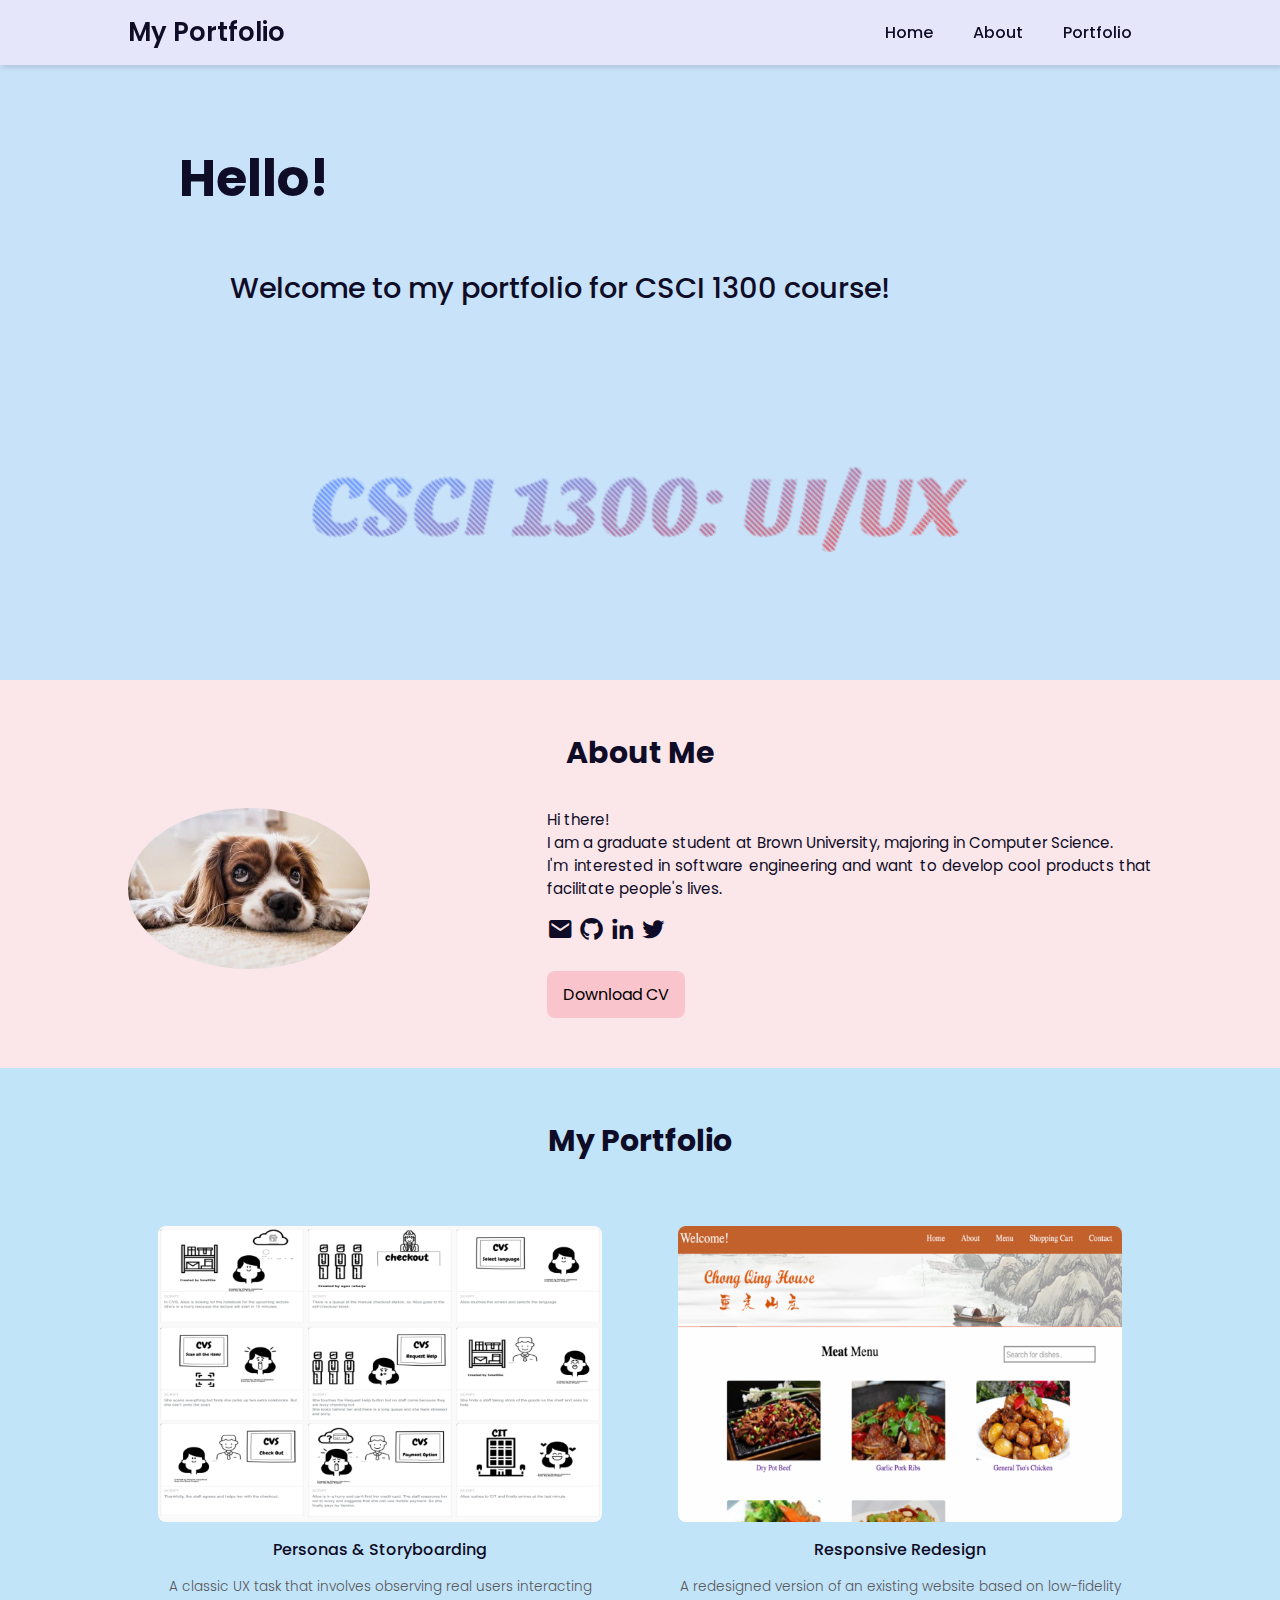
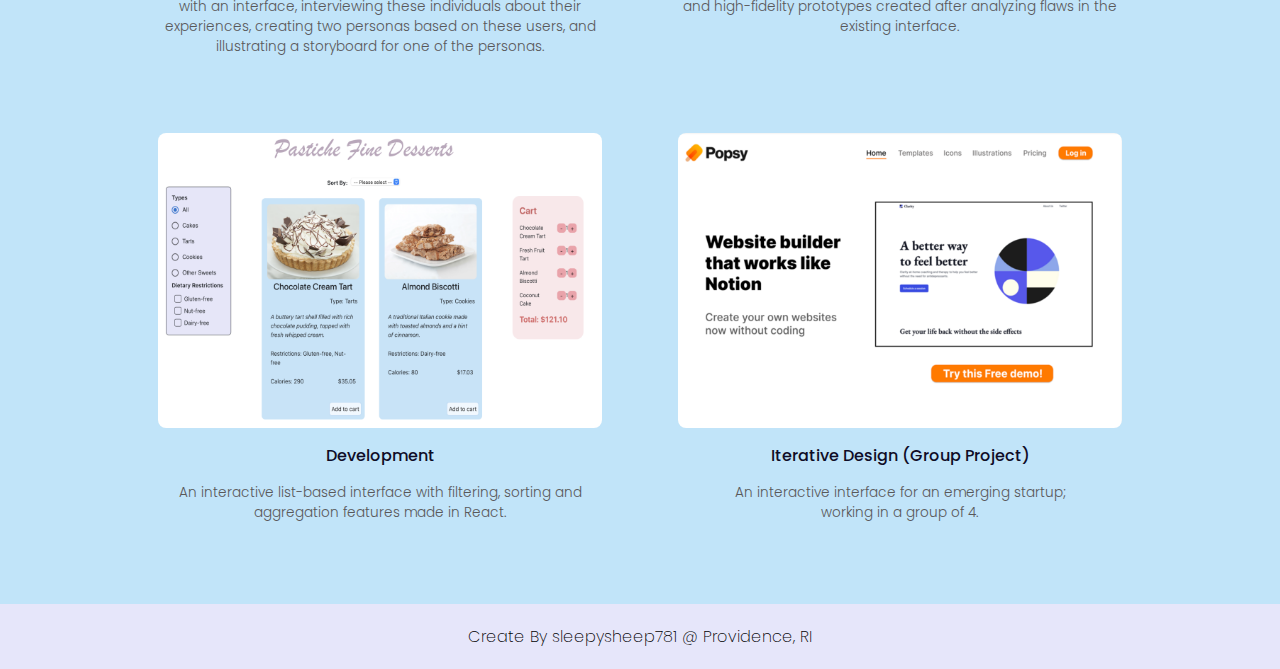
<file: index.html>
<!DOCTYPE html>
<html lang="en">
<head>
    <meta charset="UTF-8">
    <meta http-equiv="X-UA-Compatible" content="IE=edge">
    <meta name="viewport" content="width=device-width, initial-scale=1.0">
    <title>Responsive Portfolio Website</title>
    <!-- Link To CSS -->
    <link rel="stylesheet" href="./css/style.css">
    <!-- Box Icons -->
    <link rel="stylesheet"
  href="https://cdn.jsdelivr.net/npm/boxicons@latest/css/boxicons.min.css">
 
</head>
<body>
    <!-- Navbar -->
    <header class="head">
        <a href="#" class="logo">My Portfolio</a>
 
        <div class="bx bx-menu" id="menu-icon"></div>
 
        <ul class="navbar">
            <li><a href="#home">Home</a></li>
            <li><a href="#about">About</a></li>
            <li><a href="#portfolio">Portfolio</a></li>
        </ul>
    </header>
    <!-- Home -->

    <section class="home" id="home">
        <div class="home-text">
            <h1>Hello!</h1>
            <span>Welcome to my portfolio for CSCI 1300 course!</span>
            
        </div>
        <div class="home-img">
            <img src="img/CSCI.png" alt="">
        </div>
    </section>


    <!-- About -->
    <section class="about" id="about">
        <div class="heading">
            <h2>About Me</h2>
        </div>
        
        <!-- About Content -->
        <div class="about-container">
            
            <div class="about-img">
                <img src="img/dog.jpeg" alt="">
            </div>

            <div class="about-text">
                <p>Hi there!</p>
                <p>I am a graduate student at Brown University, majoring in Computer Science. </p>
                <p>I'm interested in software engineering and want to develop cool products that facilitate people's lives.</p>
                
                <!--p>I'm also interested in deep learning and machine learning, especially their application to computer vision.</p-->

                <div class="social">
                    <a href="#"><i class='bx bxs-envelope'></i></a>
                    <a href="#"><i class='bx bxl-github'></i></a>
                    <a href="#"><i class='bx bxl-linkedin' ></i></a>
                    <a href="#"><i class='bx bxl-twitter' ></i></a>
                    
                </div>
                <div>
                    <a href="resume_temp.pdf" class="btn">Download CV</a>
                </div>
                
            </div>
        </div>
    </section>

    <!-- Portfolio -->
    <section class="portfolio" id="portfolio">
        <div class="heading">
            <h2>My Portfolio</h2>
        </div>
        <div class="portfolio-content">
            <div class="portfolio-img">
                <a href="persona.html"><img src="img/storyboard_cover.png" alt=""></a>
                <span><div class="desc">Personas & Storyboarding</div></span>
                <div class="explain">
                    A classic UX task that involves observing real users interacting with an interface, 
                    interviewing these individuals about their experiences, 
                    creating two personas based on these users, 
                    and illustrating a storyboard for one of the personas.
                </div>
            </div>
            
            <div class="portfolio-img">
                <a href="responsive.html"><img src="img/responsive.png" alt=""></a>
                <span><div class="desc">Responsive Redesign</div></span>
                <div class="explain"> A redesigned version of an existing website based on low-fidelity and high-fidelity prototypes 
                    created after analyzing flaws in the existing interface.
                </div>
            </div>

            <div class="portfolio-img">
                <a href="development.html"><img src="img/development.png" alt=""></a>
                <span><div class="desc">Development</div></span>
                <div class="explain">An interactive list-based interface with filtering, sorting and aggregation features made in React.</div>
                
            </div>
           
            <div class="portfolio-img">
                <a href="interative.html"><img src="img/iterative.png" alt=""></a>
                <span><div class="desc">Iterative Design (Group Project)</div></span>
                <div class="explain">
                    An interactive interface for an emerging startup; 
                </div>
                <div class="explain">
                    working in a group of 4.
                </div>
                
            </div>
        </div>
    </section>

    
    <!-- Footer -->
    <div class="footer">
        <p>Create By sleepysheep781 @ Providence, RI</p> 
    </div>

 
 
    <!-- Link To JS -->
    <script src="./js/script.js"></script>
</body>
</html>
</file>
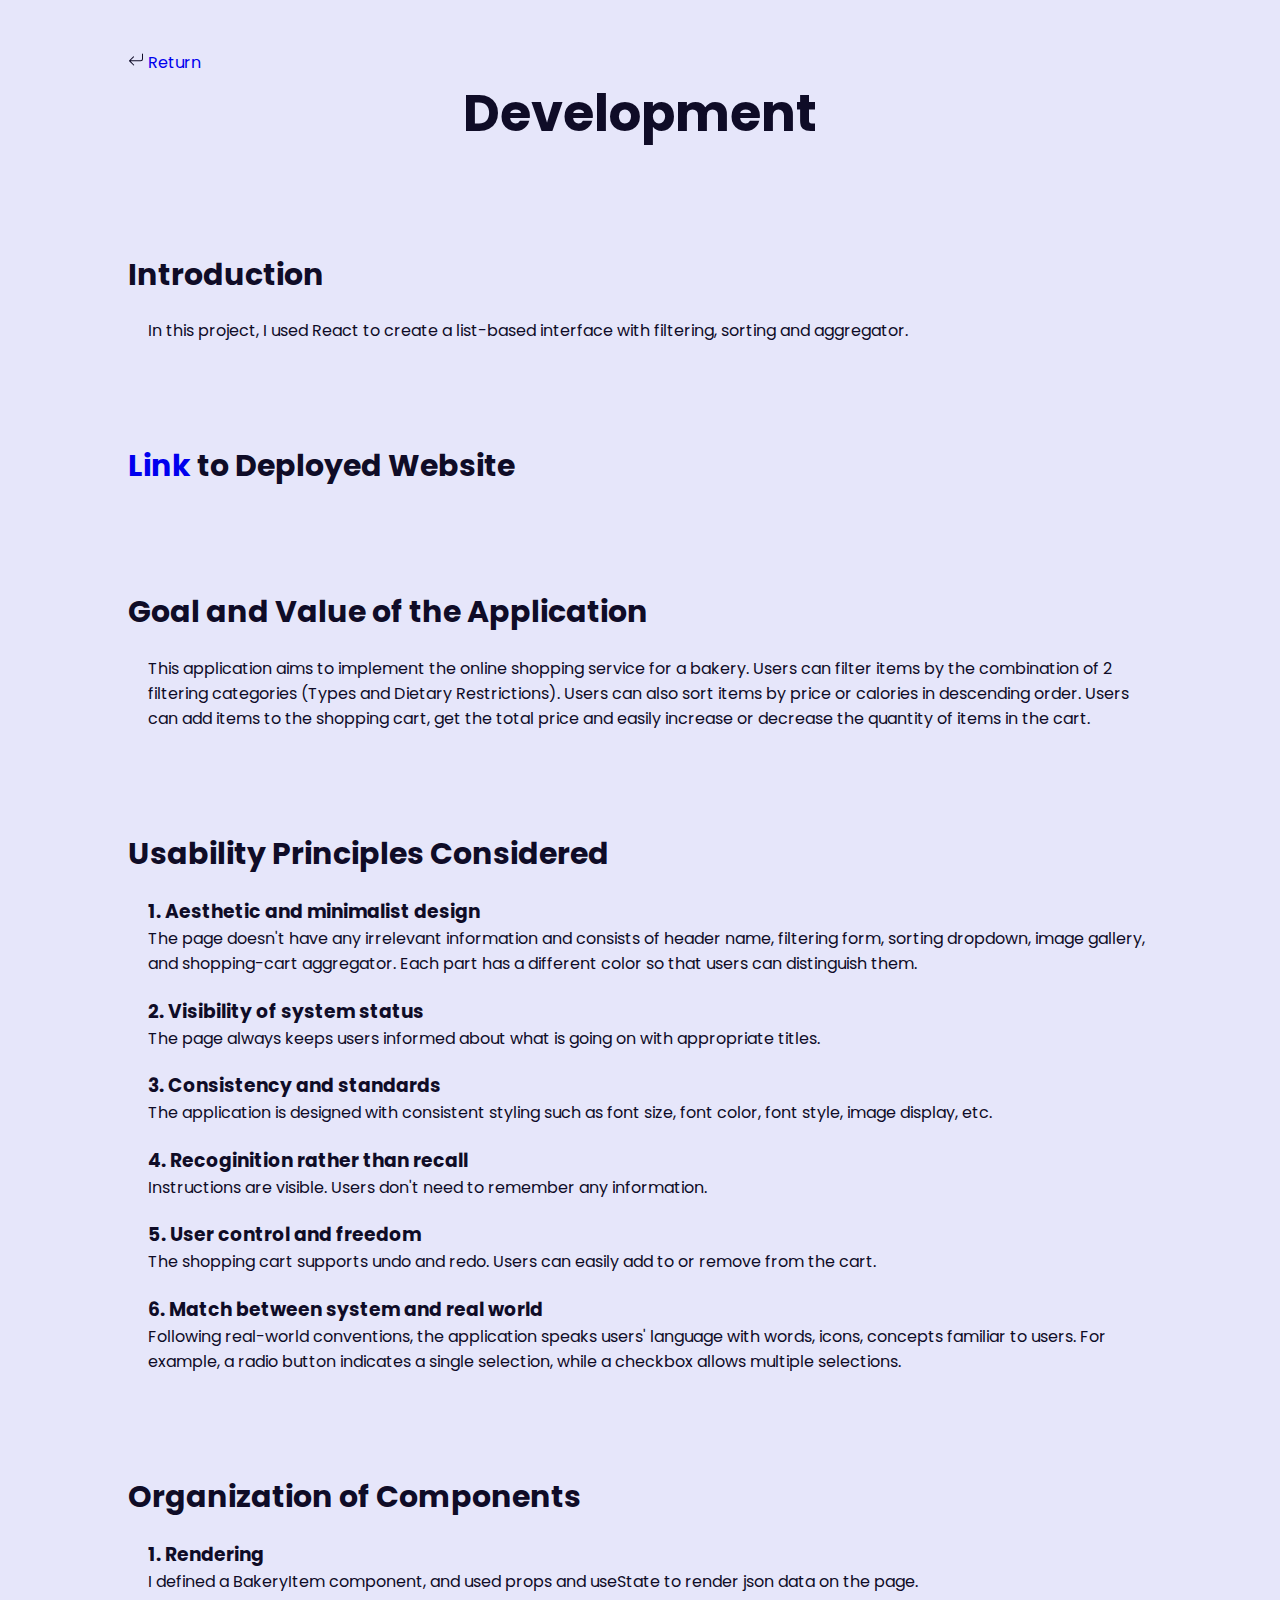
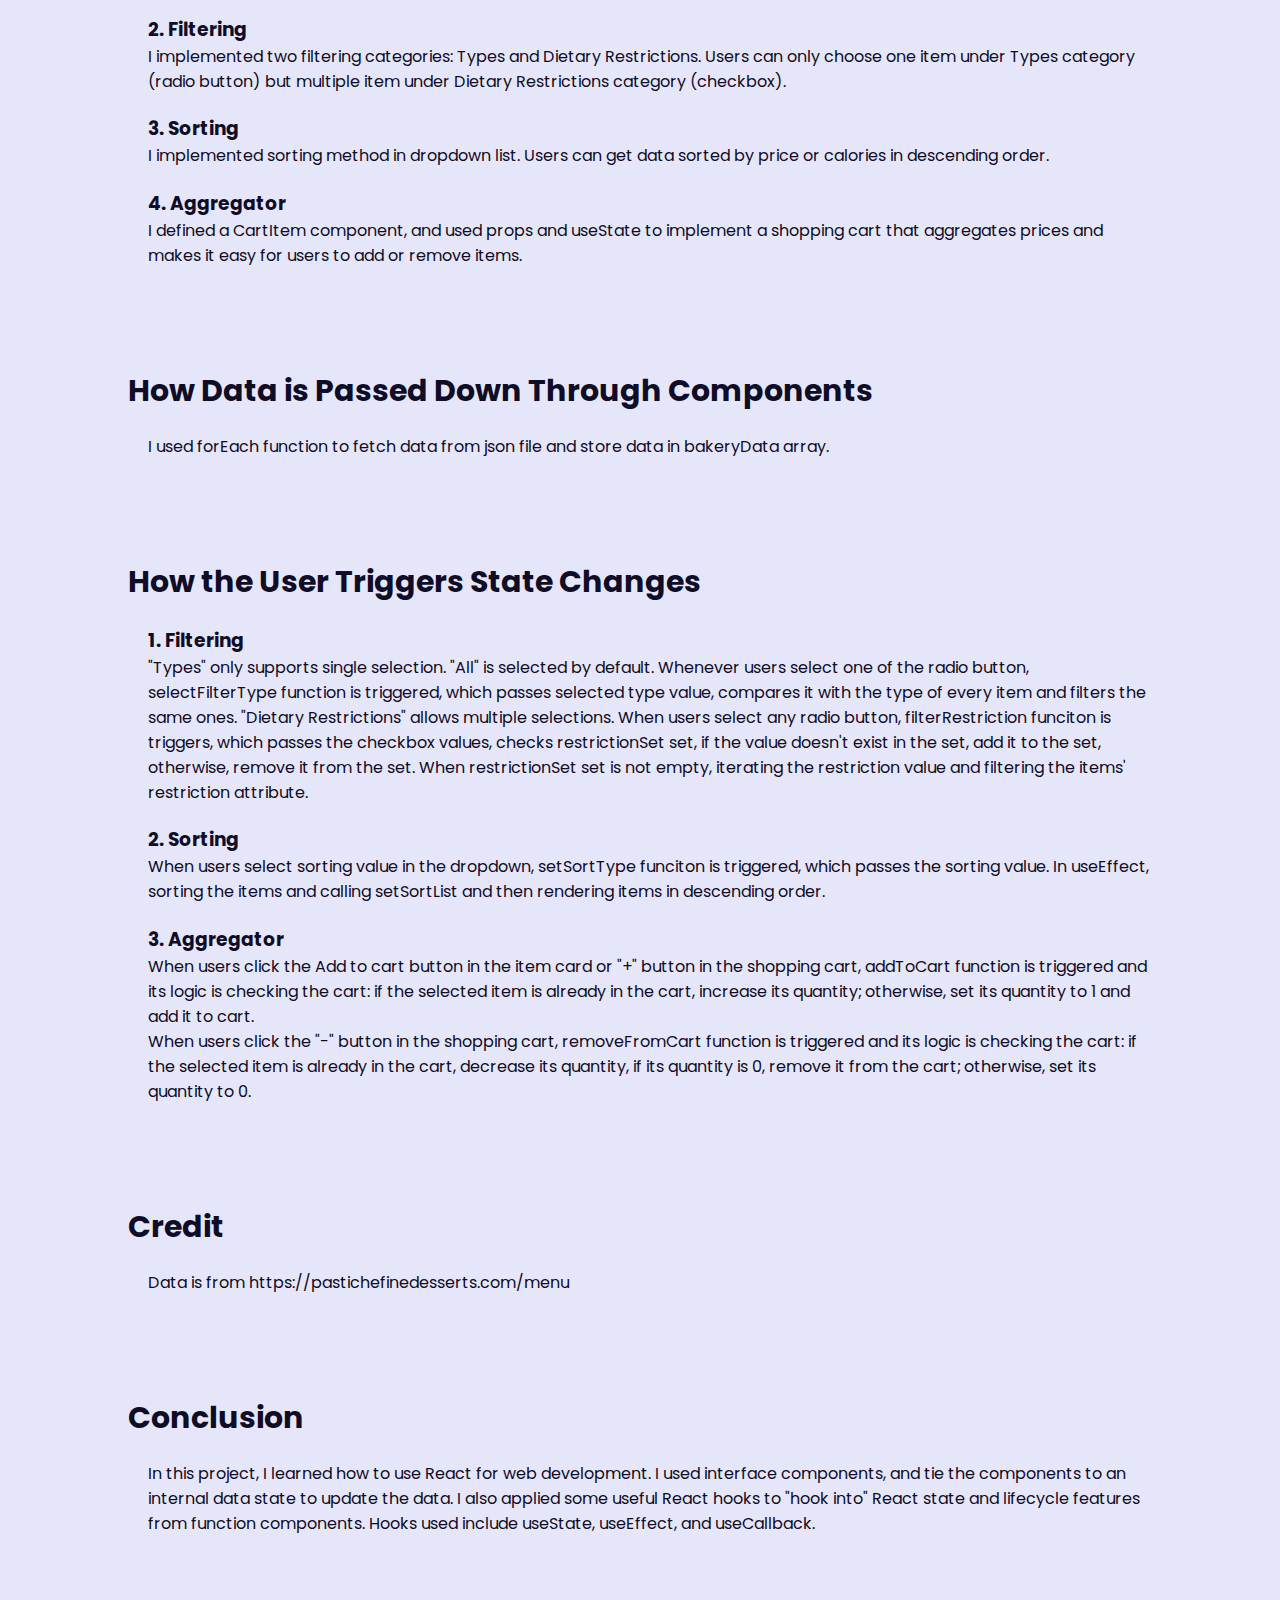
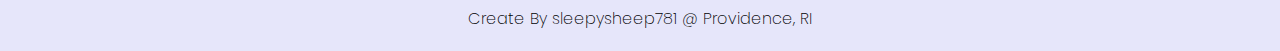
<file: development.html>
<!DOCTYPE html>
<html lang="en">
<head>
    <meta charset="UTF-8">
    <meta http-equiv="X-UA-Compatible" content="IE=edge">
    <meta name="viewport" content="width=device-width, initial-scale=1.0">
    <title>Development Website</title>
    <!-- Link To CSS -->
    <link rel="stylesheet" href="./css/style_d.css">
    <!-- Box Icons -->
    <link rel="stylesheet"
  href="https://cdn.jsdelivr.net/npm/boxicons@latest/css/boxicons.min.css">
 
</head>
<body>
    <div class="body-container">
        <!-- head title -->
        
        <section class="home">
            <svg xmlns="http://www.w3.org/2000/svg" width="16" height="16" fill="currentColor" class="bi bi-arrow-return-left" viewBox="0 0 16 16">
                <path fill-rule="evenodd" d="M14.5 1.5a.5.5 0 0 1 .5.5v4.8a2.5 2.5 0 0 1-2.5 2.5H2.707l3.347 3.346a.5.5 0 0 1-.708.708l-4.2-4.2a.5.5 0 0 1 0-.708l4-4a.5.5 0 1 1 .708.708L2.707 8.3H12.5A1.5 1.5 0 0 0 14 6.8V2a.5.5 0 0 1 .5-.5z"/>
            </svg>
            <a href="index.html#portfolio">Return</a>
            <div class="home-text">
                <h1>Development</h1>
            </div>
        </section>

        <section>
            <div class="heading">
                <h2>Introduction</h2>
                <p class="block">
                    In this project, I used React to create a list-based interface with filtering, sorting and aggregator.
                </p>
            </div>
        </section>

        <section>
            <div class="heading">
                <h2><a href="https://sleepysheep781.github.io/react-stencil">Link</a> to Deployed Website</h2>
            </div>
        </section>

        <section>
            <div class="heading">
                <h2>Goal and Value of the Application</h2>
                <p class="block">This application aims to implement the online shopping service for a bakery. 
                    Users can filter items by the combination of 2 filtering categories (Types and Dietary Restrictions). 
                    Users can also sort items by price or calories in descending order. 
                    Users can add items to the shopping cart, get the total price and easily increase or decrease 
                    the quantity of items in the cart.</p>
            </div>
        </section>

        <section>
            <div class="heading">
                <h2>Usability Principles Considered</h2>
                    <div class="block"> 
                        <h3>1. Aesthetic and minimalist design </h3>
                        <p>The page doesn't have any irrelevant information and consists of header name, filtering form, 
                            sorting dropdown, image gallery, and shopping-cart aggregator. Each part has a different color 
                            so that users can distinguish them.
                        </p>
                    </div>
        
                    <div class="block"> 
                        <h3>2. Visibility of system status</h3>
                        <p>The page always keeps users informed about what is going on with appropriate titles.</p>
                    </div>

                    <div class="block"> 
                        <h3>3. Consistency and standards</h3>
                        <p>The application is designed with consistent styling such as font size, font color, font style, image display, etc.</p>
                    </div>

                    <div class="block"> 
                        <h3>4. Recoginition rather than recall</h3>
                        <p>Instructions are visible. Users don't need to remember any information.</p>
                    </div>

                    <div class="block"> 
                        <h3>5. User control and freedom</h3>
                        <p>The shopping cart supports undo and redo. Users can easily add to or remove from the cart.</p>
                    </div>

                    <div class="block"> 
                        <h3>6. Match between system and real world</h3>
                        <p>Following real-world conventions, the application speaks users' language with words, icons, concepts familiar to users. 
                            For example, a radio button indicates a single selection, while a checkbox allows multiple selections.</p>
                    </div>
            </div>
        </section>

        <section>
            <div class="heading">
                <h2>Organization of Components</h2>
                    <div class="block"> 
                        <h3>1. Rendering </h3>
                        <p>I defined a BakeryItem component, and used props and useState to render json data on the page.
                        </p>
                    </div>
        
                    <div class="block"> 
                        <h3>2. Filtering</h3>
                        <p>I implemented two filtering categories: Types and Dietary Restrictions. Users can only choose one item under 
                            Types category (radio button) but multiple item under Dietary Restrictions category (checkbox).
                        </p>
                    </div>

                    <div class="block"> 
                        <h3>3. Sorting</h3>
                        <p>I implemented sorting method in dropdown list. Users can get data sorted by price or calories in descending order.</p>
                    </div>

                    <div class="block"> 
                        <h3>4. Aggregator</h3>
                        <p>I defined a CartItem component, and used props and useState to implement a shopping cart 
                            that aggregates prices and makes it easy for users to add or remove items.</p>
                    </div>
            </div>
        </section>

        <section>
            <div class="heading">
                <h2>How Data is Passed Down Through Components</h2>
                <p class="block">I used forEach function to fetch data from json file and store data in bakeryData array.</p>
            </div>
        </section>


        <section>
            <div class="heading">
                <h2>How the User Triggers State Changes</h2>
                    <div class="block"> 
                        <h3>1. Filtering</h3>
                        <p>"Types" only supports single selection. "All" is selected by default. Whenever users select one of the radio button, 
                            selectFilterType function is triggered, which passes selected type value, compares it with the type of every item 
                            and filters the same ones. "Dietary Restrictions" allows multiple selections. When users select any radio button, 
                            filterRestriction funciton is triggers, which passes the checkbox values, checks restrictionSet set, 
                            if the value doesn't exist in the set, add it to the set, otherwise, remove it from the set. 
                            When restrictionSet set is not empty, iterating the restriction value and filtering the items' restriction attribute.
                        </p>
                    </div>

                    <div class="block"> 
                        <h3>2. Sorting</h3>
                        <p>When users select sorting value in the dropdown, setSortType funciton is triggered, which passes the sorting value. 
                            In useEffect, sorting the items and calling setSortList and then rendering items in descending order.
                        </p>
                    </div>

                    <div class="block"> 
                        <h3>3. Aggregator</h3>
                        <p>When users click the Add to cart button in the item card or "+" button in the shopping cart, 
                            addToCart function is triggered and its logic is checking the cart: if the selected item is already in the cart, 
                            increase its quantity; otherwise, set its quantity to 1 and add it to cart. </p>
                        <p>When users click the "-" button in the shopping cart, removeFromCart function is triggered and its logic is checking the cart: 
                            if the selected item is already in the cart, decrease its quantity, if its quantity is 0, remove it from the cart; 
                            otherwise, set its quantity to 0. </p>
                    </div>
            </div>
        </section>

        <section>
            <div class="heading">
                <h2>Credit</h2>
                <p class="block">Data is from https://pastichefinedesserts.com/menu</p>
            </div>
        </section>

        <section>
            <div class="heading">
                <h2>Conclusion</h2>
                <p class="block">
                    In this project, I learned how to use React for web development. I used interface components,
                    and tie the components to an internal data state to update the data. I also applied
                    some useful React hooks to "hook into" React state and lifecycle features from function components.
                    Hooks used include useState, useEffect, and useCallback.
                </p>
            </div>
        </section>
    </div>
    
    
    <!-- Footer -->
    <div class="footer">
        <p>Create By sleepysheep781 @ Providence, RI</p> 
    </div>
</body>
</html>
</file>
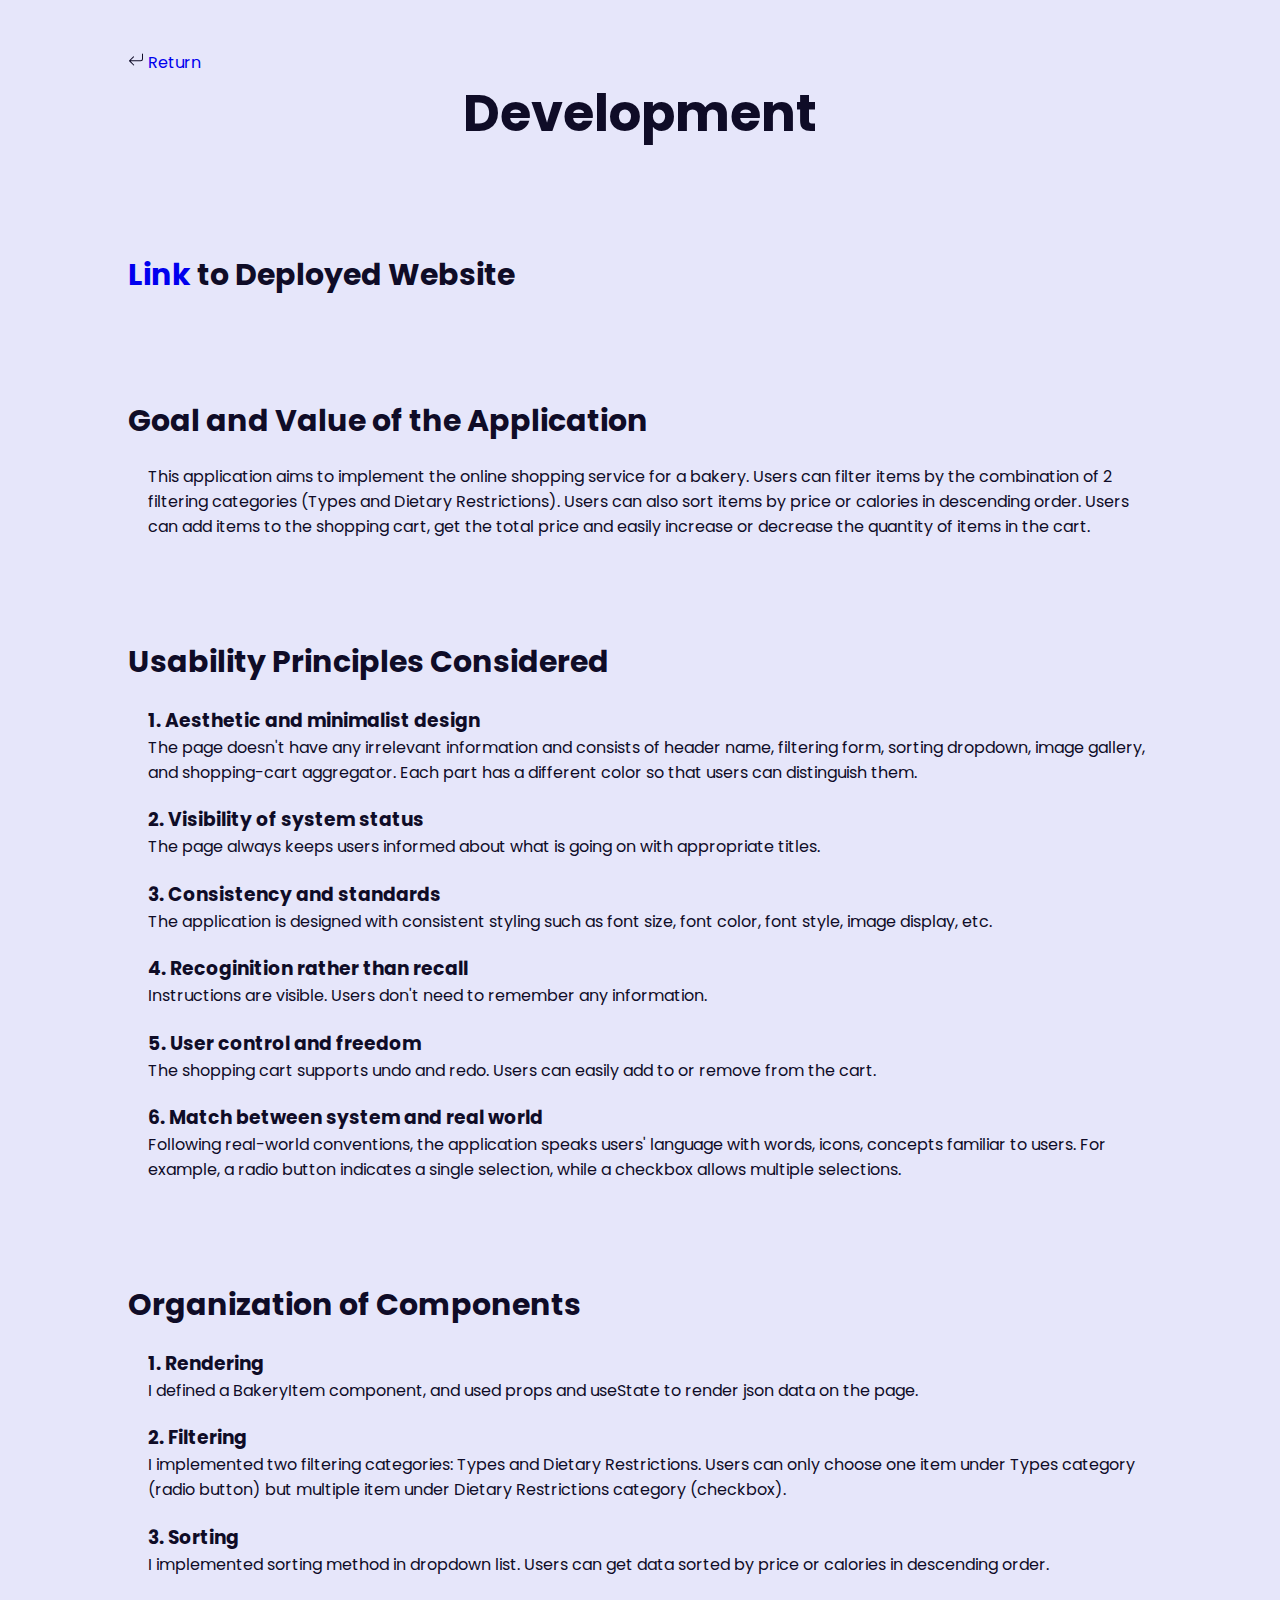
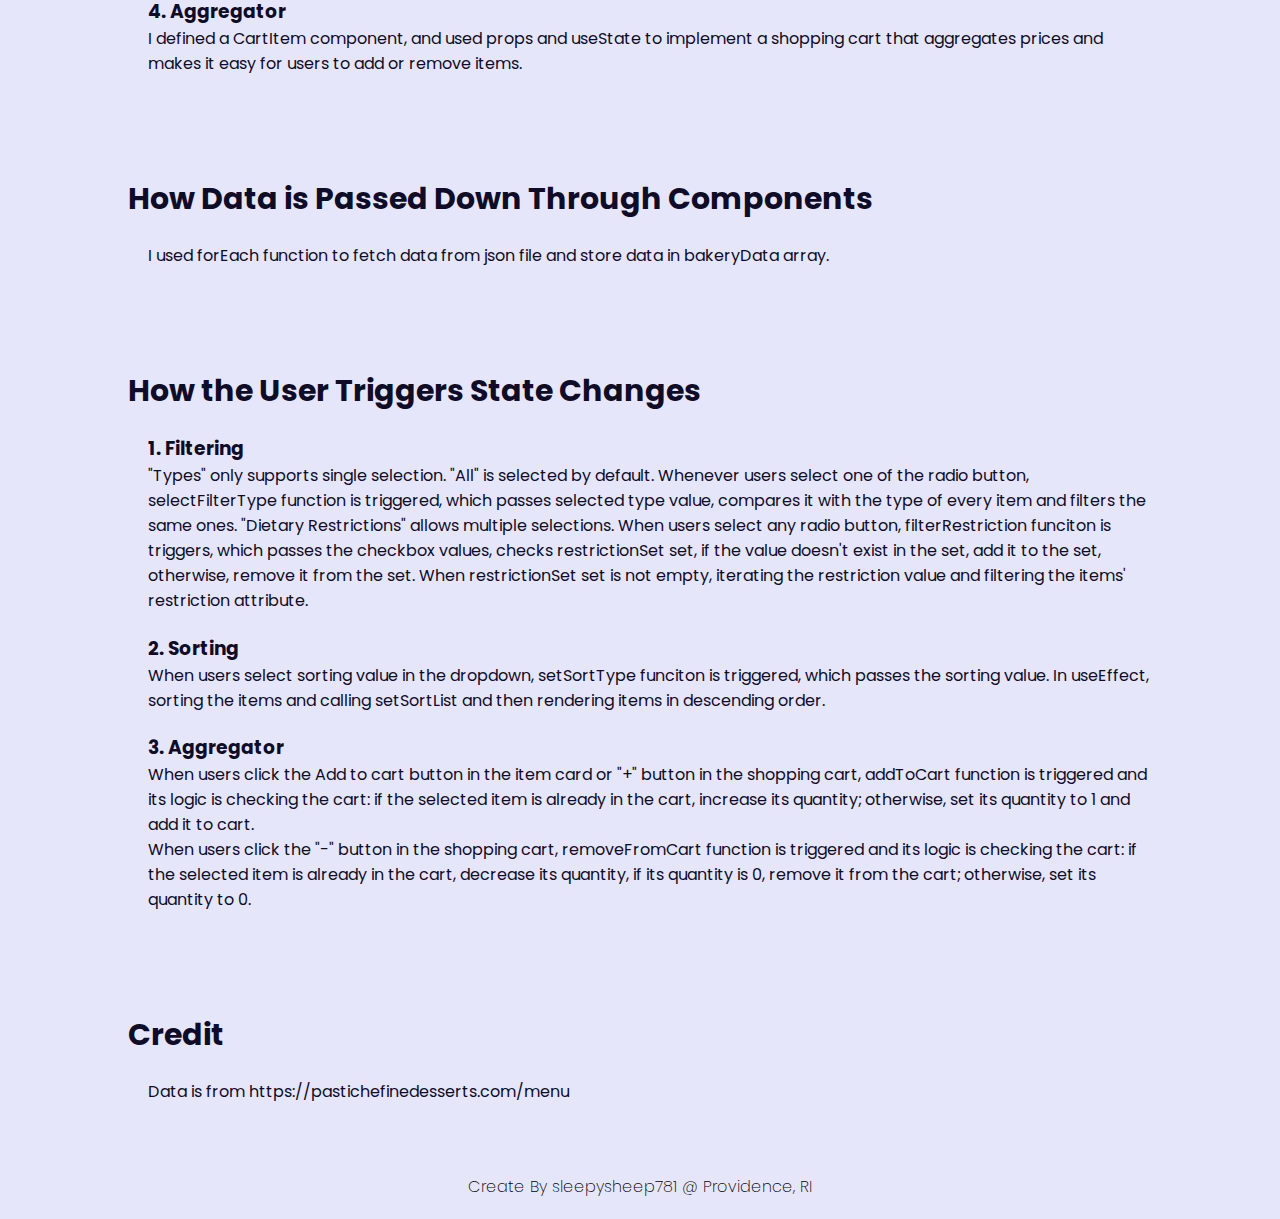
<file: developmet.html>
<!DOCTYPE html>
<html lang="en">
<head>
    <meta charset="UTF-8">
    <meta http-equiv="X-UA-Compatible" content="IE=edge">
    <meta name="viewport" content="width=device-width, initial-scale=1.0">
    <title>Responsive Portfolio Website</title>
    <!-- Link To CSS -->
    <link rel="stylesheet" href="./css/style_d.css">
    <!-- Box Icons -->
    <link rel="stylesheet"
  href="https://cdn.jsdelivr.net/npm/boxicons@latest/css/boxicons.min.css">
 
</head>
<body>
    <div class="body-container">
        <!-- head title -->
        
        <section class="home">
            <svg xmlns="http://www.w3.org/2000/svg" width="16" height="16" fill="currentColor" class="bi bi-arrow-return-left" viewBox="0 0 16 16">
                <path fill-rule="evenodd" d="M14.5 1.5a.5.5 0 0 1 .5.5v4.8a2.5 2.5 0 0 1-2.5 2.5H2.707l3.347 3.346a.5.5 0 0 1-.708.708l-4.2-4.2a.5.5 0 0 1 0-.708l4-4a.5.5 0 1 1 .708.708L2.707 8.3H12.5A1.5 1.5 0 0 0 14 6.8V2a.5.5 0 0 1 .5-.5z"/>
            </svg>
            <a href="index.html">Return</a>
            <div class="home-text">
                <h1>Development</h1>
            </div>
        </section>

        <section>
            <div class="heading">
                <h2><a href="https://sleepysheep781.github.io/react-stencil">Link</a> to Deployed Website</h2>
            </div>
        </section>

        <section>
            <div class="heading">
                <h2>Goal and Value of the Application</h2>
                <p class="block">This application aims to implement the online shopping service for a bakery. 
                    Users can filter items by the combination of 2 filtering categories (Types and Dietary Restrictions). 
                    Users can also sort items by price or calories in descending order. 
                    Users can add items to the shopping cart, get the total price and easily increase or decrease 
                    the quantity of items in the cart.</p>
            </div>
        </section>

        <section>
            <div class="heading">
                <h2>Usability Principles Considered</h2>
                    <div class="block"> 
                        <h3>1. Aesthetic and minimalist design </h3>
                        <p>The page doesn't have any irrelevant information and consists of header name, filtering form, 
                            sorting dropdown, image gallery, and shopping-cart aggregator. Each part has a different color 
                            so that users can distinguish them.
                        </p>
                    </div>
        
                    <div class="block"> 
                        <h3>2. Visibility of system status</h3>
                        <p>The page always keeps users informed about what is going on with appropriate titles.</p>
                    </div>

                    <div class="block"> 
                        <h3>3. Consistency and standards</h3>
                        <p>The application is designed with consistent styling such as font size, font color, font style, image display, etc.</p>
                    </div>

                    <div class="block"> 
                        <h3>4. Recoginition rather than recall</h3>
                        <p>Instructions are visible. Users don't need to remember any information.</p>
                    </div>

                    <div class="block"> 
                        <h3>5. User control and freedom</h3>
                        <p>The shopping cart supports undo and redo. Users can easily add to or remove from the cart.</p>
                    </div>

                    <div class="block"> 
                        <h3>6. Match between system and real world</h3>
                        <p>Following real-world conventions, the application speaks users' language with words, icons, concepts familiar to users. 
                            For example, a radio button indicates a single selection, while a checkbox allows multiple selections.</p>
                    </div>
            </div>
        </section>

        <section>
            <div class="heading">
                <h2>Organization of Components</h2>
                    <div class="block"> 
                        <h3>1. Rendering </h3>
                        <p>I defined a BakeryItem component, and used props and useState to render json data on the page.
                        </p>
                    </div>
        
                    <div class="block"> 
                        <h3>2. Filtering</h3>
                        <p>I implemented two filtering categories: Types and Dietary Restrictions. Users can only choose one item under 
                            Types category (radio button) but multiple item under Dietary Restrictions category (checkbox).
                        </p>
                    </div>

                    <div class="block"> 
                        <h3>3. Sorting</h3>
                        <p>I implemented sorting method in dropdown list. Users can get data sorted by price or calories in descending order.</p>
                    </div>

                    <div class="block"> 
                        <h3>4. Aggregator</h3>
                        <p>I defined a CartItem component, and used props and useState to implement a shopping cart 
                            that aggregates prices and makes it easy for users to add or remove items.</p>
                    </div>
            </div>
        </section>

        <section>
            <div class="heading">
                <h2>How Data is Passed Down Through Components</h2>
                <p class="block">I used forEach function to fetch data from json file and store data in bakeryData array.</p>
            </div>
        </section>


        <section>
            <div class="heading">
                <h2>How the User Triggers State Changes</h2>
                    <div class="block"> 
                        <h3>1. Filtering</h3>
                        <p>"Types" only supports single selection. "All" is selected by default. Whenever users select one of the radio button, 
                            selectFilterType function is triggered, which passes selected type value, compares it with the type of every item 
                            and filters the same ones. "Dietary Restrictions" allows multiple selections. When users select any radio button, 
                            filterRestriction funciton is triggers, which passes the checkbox values, checks restrictionSet set, 
                            if the value doesn't exist in the set, add it to the set, otherwise, remove it from the set. 
                            When restrictionSet set is not empty, iterating the restriction value and filtering the items' restriction attribute.
                        </p>
                    </div>

                    <div class="block"> 
                        <h3>2. Sorting</h3>
                        <p>When users select sorting value in the dropdown, setSortType funciton is triggered, which passes the sorting value. 
                            In useEffect, sorting the items and calling setSortList and then rendering items in descending order.
                        </p>
                    </div>

                    <div class="block"> 
                        <h3>3. Aggregator</h3>
                        <p>When users click the Add to cart button in the item card or "+" button in the shopping cart, 
                            addToCart function is triggered and its logic is checking the cart: if the selected item is already in the cart, 
                            increase its quantity; otherwise, set its quantity to 1 and add it to cart. </p>
                        <p>When users click the "-" button in the shopping cart, removeFromCart function is triggered and its logic is checking the cart: 
                            if the selected item is already in the cart, decrease its quantity, if its quantity is 0, remove it from the cart; 
                            otherwise, set its quantity to 0. </p>
                    </div>
            </div>
        </section>

        <section>
            <div class="heading">
                <h2>Credit</h2>
                <p class="block">Data is from https://pastichefinedesserts.com/menu</p>
            </div>
        </section>
    </div>
    
    
    <!-- Footer -->
    <div class="footer">
        <p>Create By sleepysheep781 @ Providence, RI</p> 
    </div>
</body>
</html>
</file>
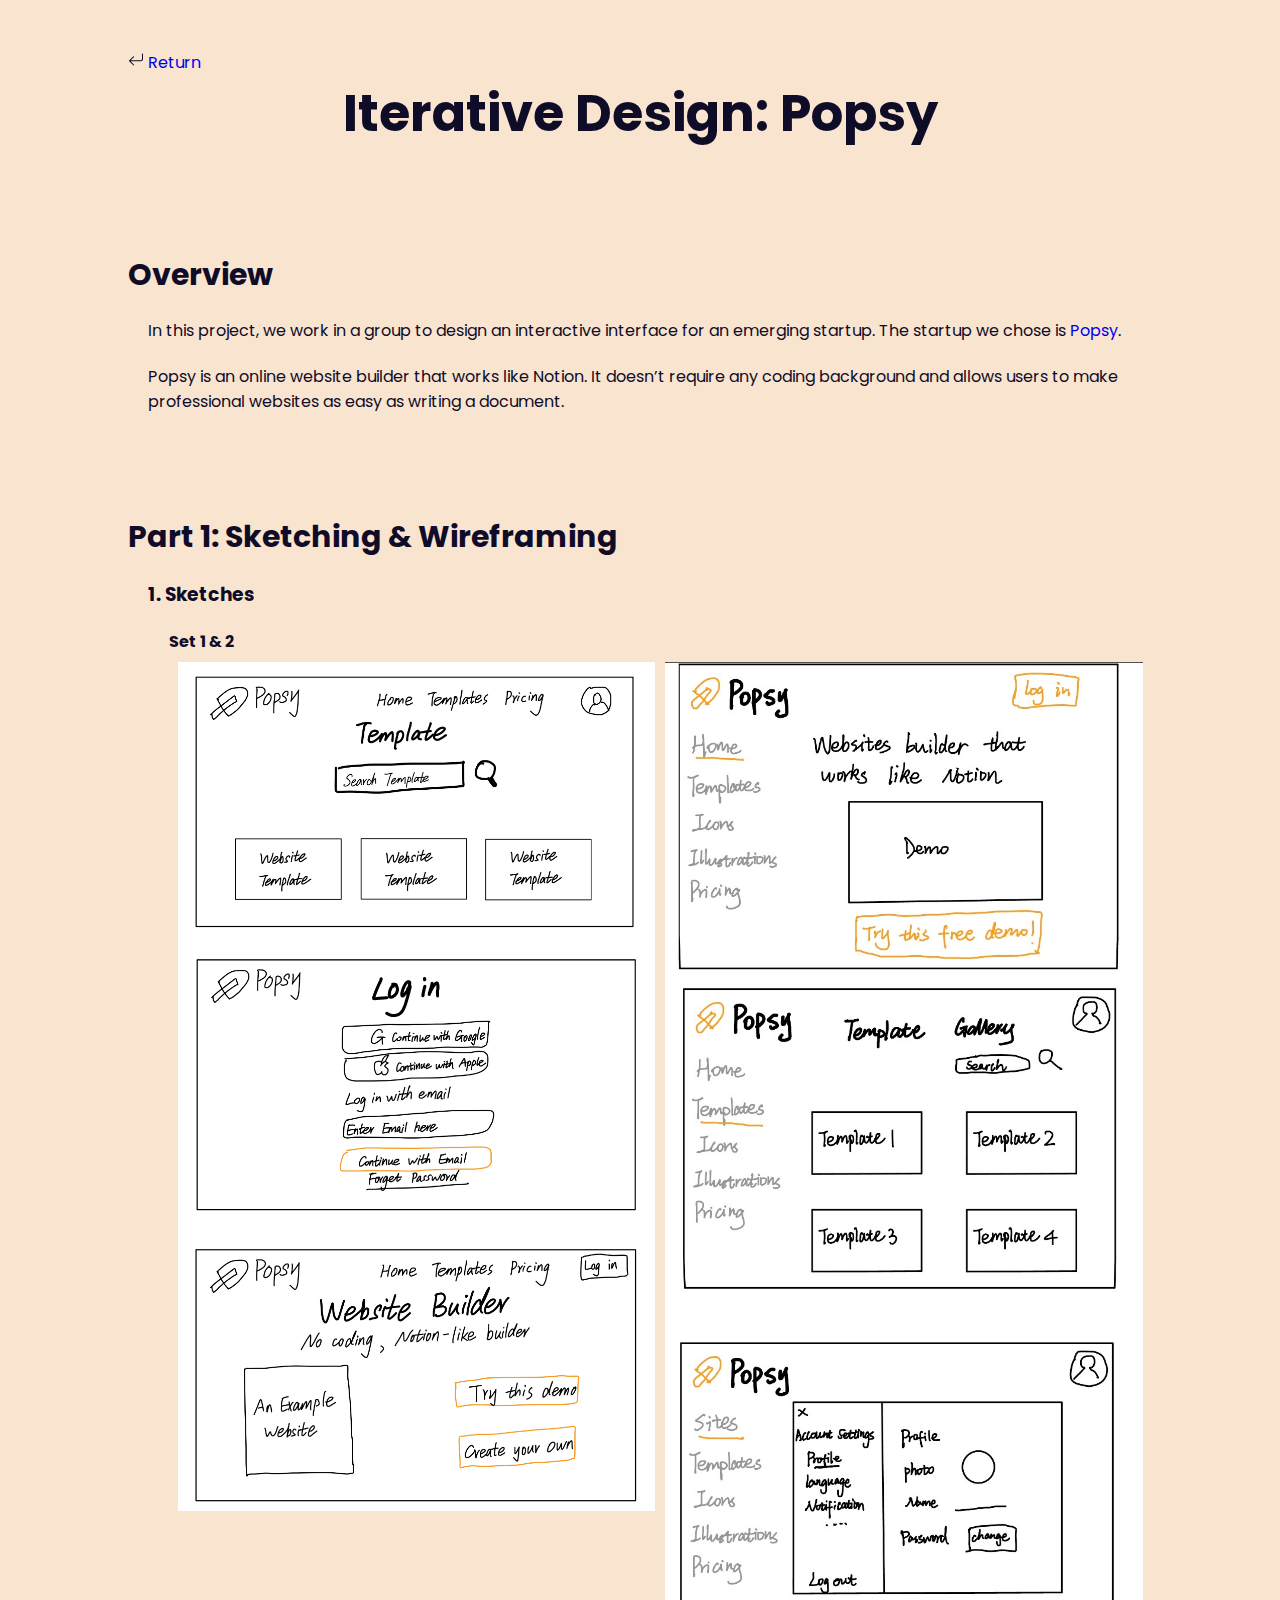
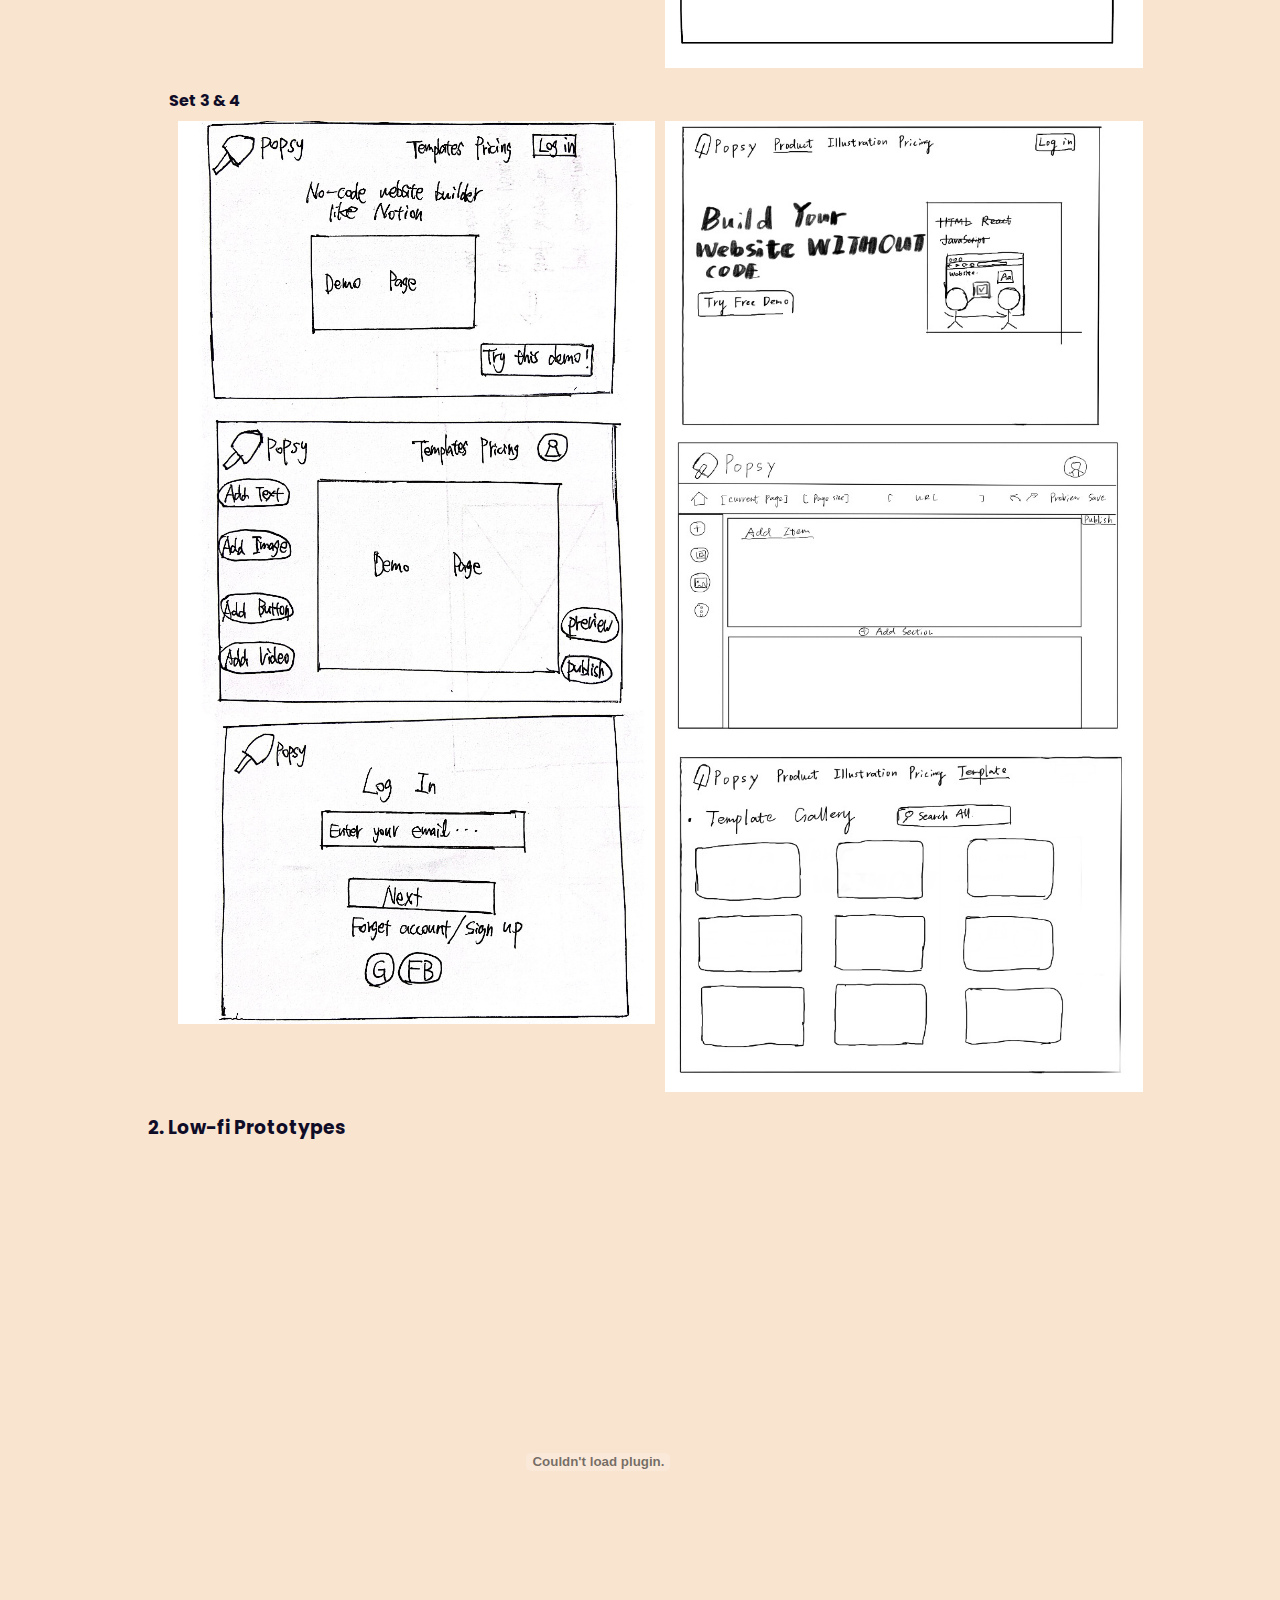
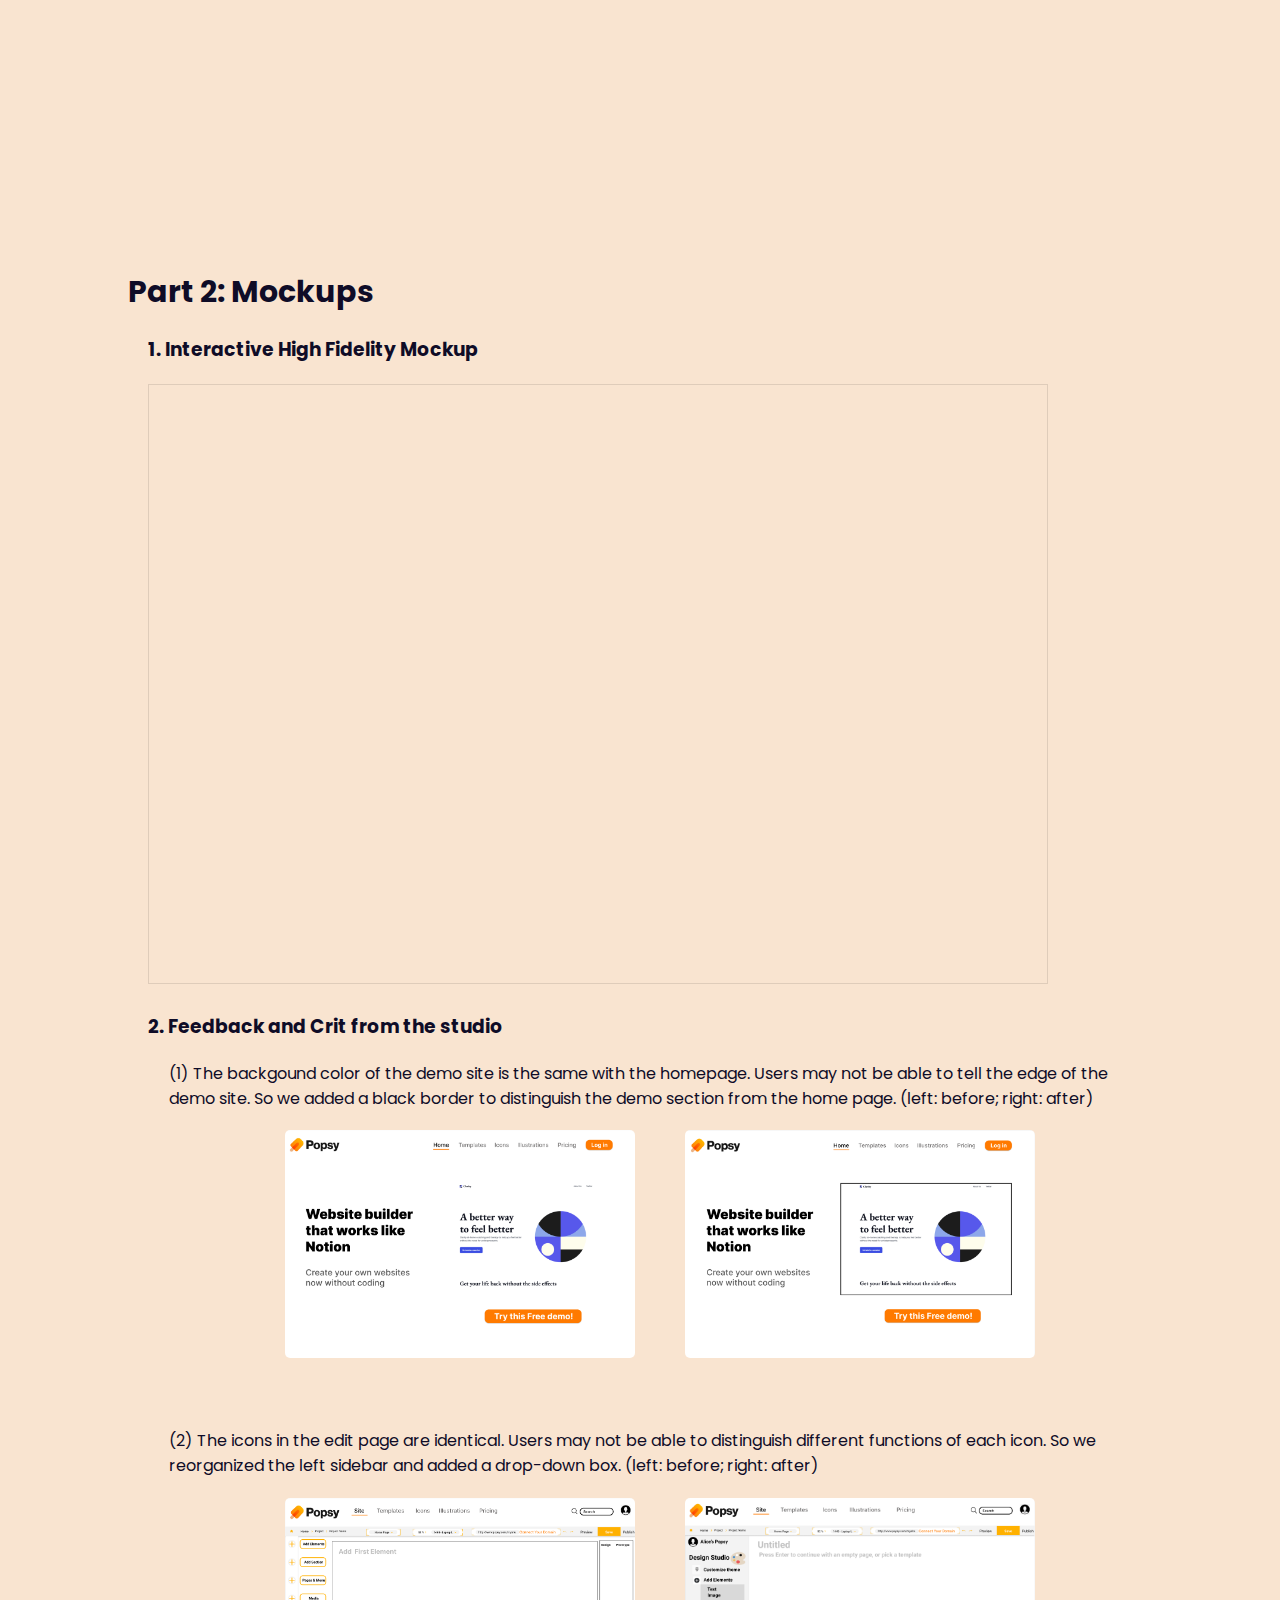
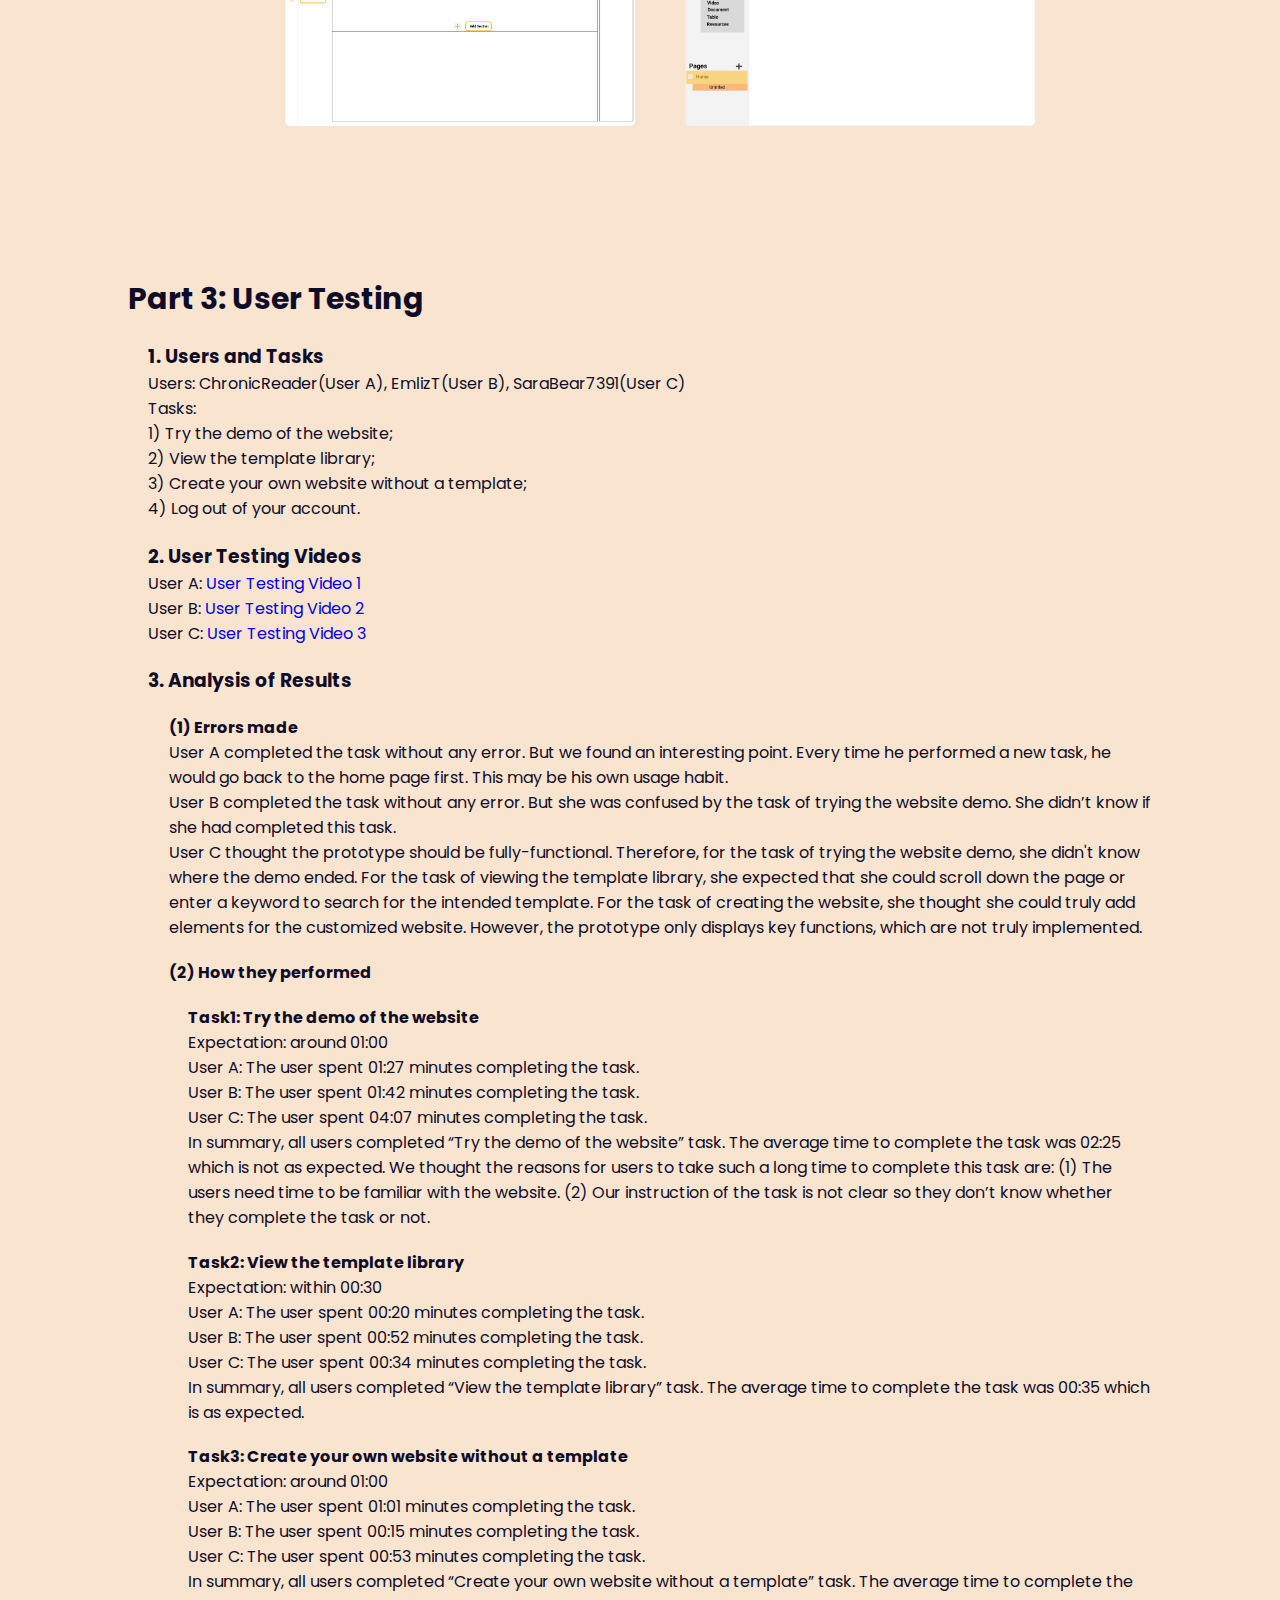
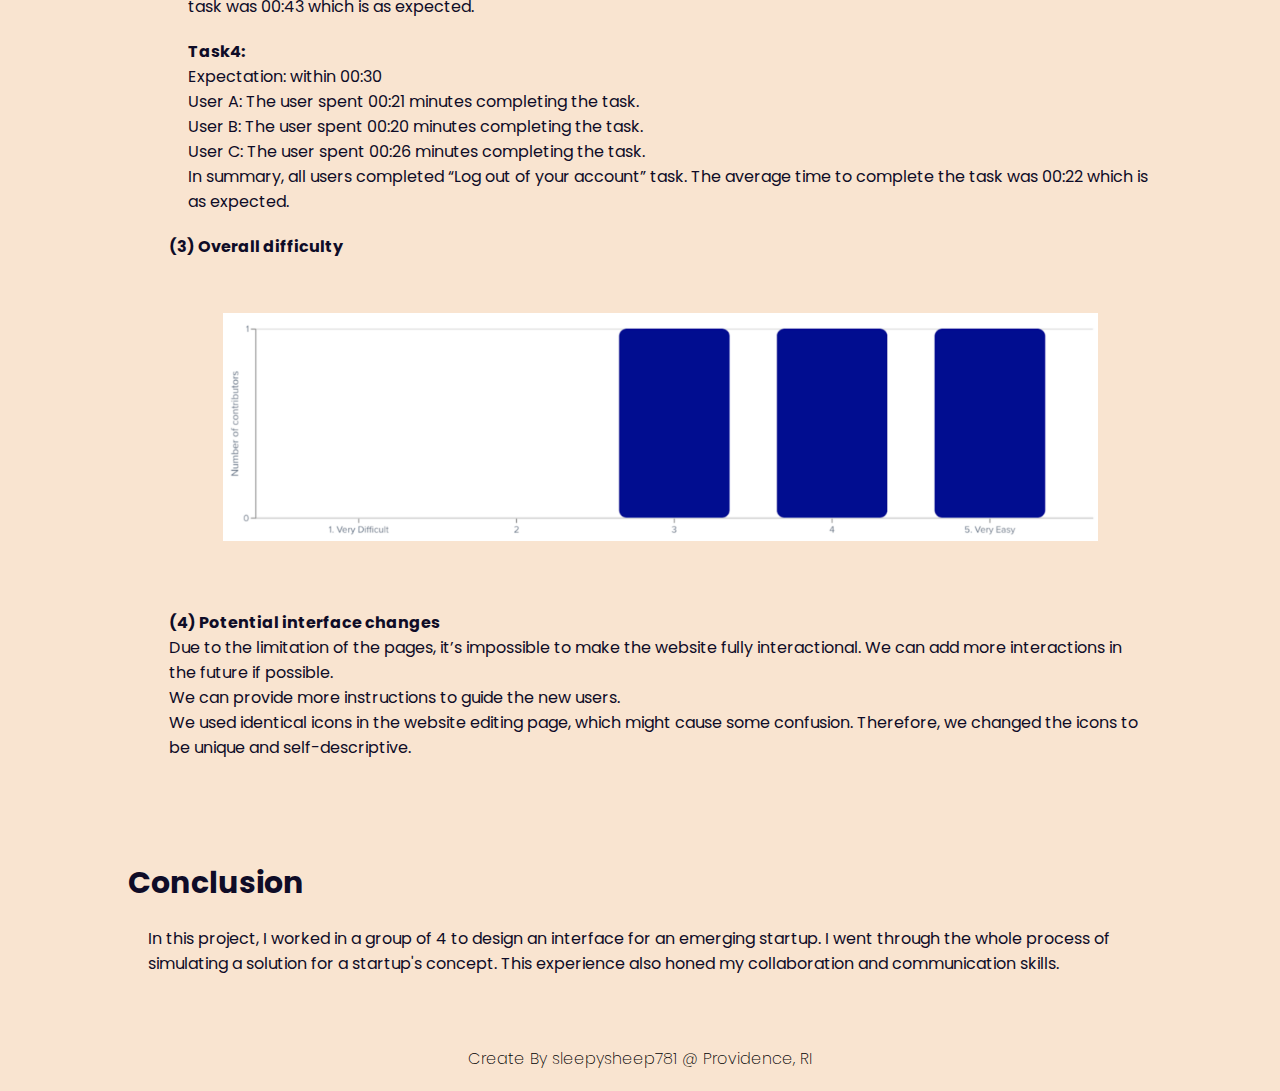
<file: interative.html>
<!DOCTYPE html>
<html lang="en">
<head>
    <meta charset="UTF-8">
    <meta http-equiv="X-UA-Compatible" content="IE=edge">
    <meta name="viewport" content="width=device-width, initial-scale=1.0">
    <title>Iterative Design Website</title>
    <!-- Link To CSS -->
    <link rel="stylesheet" href="./css/style_i.css">
    <!-- Box Icons -->
    <link rel="stylesheet"
  href="https://cdn.jsdelivr.net/npm/boxicons@latest/css/boxicons.min.css">
 
</head>
<body>
    <div class="body-container">
        <!-- head title -->
        
        <section class="home">
            <svg xmlns="http://www.w3.org/2000/svg" width="16" height="16" fill="currentColor" class="bi bi-arrow-return-left" viewBox="0 0 16 16">
                <path fill-rule="evenodd" d="M14.5 1.5a.5.5 0 0 1 .5.5v4.8a2.5 2.5 0 0 1-2.5 2.5H2.707l3.347 3.346a.5.5 0 0 1-.708.708l-4.2-4.2a.5.5 0 0 1 0-.708l4-4a.5.5 0 1 1 .708.708L2.707 8.3H12.5A1.5 1.5 0 0 0 14 6.8V2a.5.5 0 0 1 .5-.5z"/>
            </svg>
            <a href="index.html#portfolio">Return</a>
            <div class="home-text">
                <h1>Iterative Design: Popsy</h1>
            </div>
        </section>

        <section>
            <div class="heading">
                <h2>Overview</h2>
                <div class="block"> 
                    <p>In this project, we work in a group to design an interactive interface 
                        for an emerging startup. The startup we chose is <a href="https://popsy.co/">Popsy</a>.</p>
                </div>
                <div class="block"> 
                    <p>Popsy is an online website builder that works like Notion. It doesn’t require any coding 
                        background and allows users to make professional websites as easy as writing a document.</p>
                </div>
            </div>
        </section>

        <section>
            <div class="heading">
                <h2>Part 1: Sketching & Wireframing</h2>
                    <div class="block"> 
                        <h3>1. Sketches </h3>
                        <div class="block"> 
                            <h4>Set 1 & 2 </h4>
                            <div class="img-gallery">
                                <div class="column">
                                    <img src="img/sketch1.png" alt="">
                                </div>
                                <div class="column">
                                    <img src="img/sketch2.png" alt="">
                                </div>
                            </div>
                        </div>

                        <div class="block"> 
                            <h4>Set 3 & 4 </h4>
                            <div class="img-gallery">
                                <div class="column">
                                    <img src="img/sketch3.png" alt="">
                                </div>
                                <div class="column">
                                    <img src="img/sketch4.png" alt="">
                                </div>
                            </div>
                        </div>

                        
                        
                    </div>

                    <div class="block"> 
                        <h3>2. Low-fi Prototypes</h3>
                        <div class="row justify-content-center text-center">
                            <object class="embed" data="img/lofi.pdf"></object>
                        </div>
                    </div>
            </div>
        </section>

        <section>
            <div class="heading">
                <h2>Part 2: Mockups</h2>
                    <div class="block"> 
                        <h3>1. Interactive High Fidelity Mockup </h3>
                        <iframe class="embed" style="border: 1px solid rgba(0, 0, 0, 0.1);" width="800" height="450" src="https://www.figma.com/embed?embed_host=share&url=https%3A%2F%2Fwww.figma.com%2Fproto%2FxEWN2djVtCXSfXS5UJFvK8%2FIterative-Design%3Fnode-id%3D14%253A1870%26scaling%3Dscale-down%26page-id%3D0%253A1%26starting-point-node-id%3D14%253A1870%26show-proto-sidebar%3D1" allowfullscreen></iframe>
                    </div>
        
                    <div class="block"> 
                        <h3>2. Feedback and Crit from the studio</h3>
                        <div class="block"> 
                            <p>(1) The backgound color of the demo site is the same with the homepage. 
                                Users may not be able to tell the edge of the demo site. 
                                So we added a black border to distinguish the demo section from the home page. 
                                (left: before; right: after)</p>
                            <ul class="ap-gallery">            
                                <li><img src="img/page 3 before.png" alt="" /></li>
                                <li><img src="img/page 3 after.png" alt="" /></li>
                            </ul>
                        </div>

                        <div class="block"> 
                            <p>(2) The icons in the edit page are identical. 
                                Users may not be able to distinguish different functions of each icon. 
                                So we reorganized the left sidebar and added a drop-down box. 
                                (left: before; right: after)</p>
                            <ul class="ap-gallery">            
                                <li><img src="img/page 1 before.png" alt="" /></li>
                                <li><img src="img/page 1 after.png" alt="" /></li>
                            </ul>
                        </div>
                    </div>
            </div>
        </section>

       

        <section>
            <div class="heading">
                <h2>Part 3: User Testing</h2>
                <div class="block"> 
                    <h3>1. Users and Tasks</h3>
                    <p>Users: ChronicReader(User A), EmlizT(User B), SaraBear7391(User C)</p>
                
                    <p>Tasks:</p>
                    <p>1) Try the demo of the website;</p>
                    <p>2) View the template library;</p>
                    <p>3) Create your own website without a template;</p>
                    <p>4) Log out of your account.</p>
                </div>

                <div class="block"> 
                    <h3>2. User Testing Videos</h3>
                    <p>User A: <a href="https://app.usertesting.com/v/cb7f732f-5630-4796-9abe-7087e75e5312?encrypted_video_handle=4983bd72-b134-4b98-8494-d4d92c773900&utm_campaign=email_clicks&utm_medium=email&utm_source=usertesting.com_system#!/notes">User Testing Video 1</a></p>
                    <p>User B: <a href="https://app.usertesting.com/v/864936bc-5963-4b7c-81f5-86bfc6e9ab76?encrypted_video_handle=48862111-d343-413b-ac1d-eb752327d483&utm_campaign=email_clicks&utm_medium=email&utm_source=usertesting.com_system#!/notes">User Testing Video 2</a></p>
                    <p>User C: <a href="https://app.usertesting.com/v/8ac3eb23-300c-4388-b8e9-6c2d91d1c10b?encrypted_video_handle=a41cd306-4f4e-465b-b9a5-88a3edc09d1a#!/notes">User Testing Video 3</a></p>
                </div>

                <div class="block"> 
                    <h3>3. Analysis of Results</h3>
                    <div class="block"> 
                    <h4>(1) Errors made</h4>
                        <li>User A completed the task without any error. But we found an interesting point. 
                            Every time he performed a new task, he would go back to the home page first. This may be his own usage habit.</li>
                        <li>User B completed the task without any error. But she was confused by the task of trying the website demo. 
                            She didn’t know if she had completed this task.</li>
                        <li>User C thought the prototype should be fully-functional. Therefore, for the task of trying the website demo,
                             she didn't know where the demo ended. For the task of viewing the template library, 
                             she expected that she could scroll down the page or enter a keyword to search for the intended template. 
                             For the task of creating the website, she thought she could truly add elements for the customized website. 
                             However, the prototype only displays key functions, which are not truly implemented.</li>
                    </div>

                    <div class="block"> 
                        <h4>(2) How they performed</h4>
                        <div class="block"> 
                            <h4>Task1: Try the demo of the website</h4>
                            <p>Expectation: around 01:00</p>
                            <li>User A:  The user spent 01:27 minutes completing the task.</li>
                            <li>User B:  The user spent 01:42 minutes completing the task.</li>
                            <li>User C:  The user spent 04:07 minutes completing the task.</li>
                            <p>In summary, all users completed “Try the demo of the website” task. 
                                The average time to complete the task was 02:25 which is not as expected. 
                                We thought the reasons for users to take such a long time to complete this task are: 
                                (1) The users need time to be familiar with the website. 
                                (2) Our instruction of the task is not clear so they don’t know whether they complete the task or not. 
                            </p>
                        </div>

                        <div class="block"> 
                            <h4>Task2: View the template library</h4>
                            <p>Expectation: within 00:30</p>
                            <li>User A:  The user spent 00:20 minutes completing the task.</li>
                            <li>User B:  The user spent 00:52 minutes completing the task.</li>
                            <li>User C:  The user spent 00:34 minutes completing the task.</li>
                            <p>In summary, all users completed “View the template library” task. 
                                The average time to complete the task was 00:35 which is as expected. 
                            </p>
                        </div>

                        <div class="block"> 
                            <h4>Task3: Create your own website without a template</h4>
                            <p>Expectation: around 01:00</p>
                            <li>User A:  The user spent 01:01 minutes completing the task.</li>
                            <li>User B:  The user spent 00:15 minutes completing the task.</li>
                            <li>User C:  The user spent 00:53 minutes completing the task.</li>
                            <p>In summary, all users completed “Create your own website without a template” task. The average time to complete the task was 00:43 which is as expected. 
                            </p>
                        </div>

                        <div class="block"> 
                            <h4>Task4: </h4>
                            <p>Expectation: within 00:30</p>
                            <li>User A:  The user spent 00:21 minutes completing the task.</li>
                            <li>User B:  The user spent 00:20 minutes completing the task.</li>
                            <li>User C:  The user spent 00:26 minutes completing the task.</li>
                            <p>In summary, all users completed “Log out of your account” task. The average time to complete the task was 00:22 which is as expected.
                            </p>
                        </div>
                    </div>

                    <div class="block"> 
                        <h4>(3) Overall difficulty</h4>
                        <div class="portfolio-img">
                            <img src="img/difficulty.png">
                        </div>
                    </div>

                    <div class="block"> 
                        <h4>(4) Potential interface changes</h4>
                        <li>Due to the limitation of the pages, it’s impossible to make the website fully interactional. 
                            We can add more interactions in the future if possible.</li>
                        <li>We can provide more instructions to guide the new users.</li>
                        <li>We used identical icons in the website editing page, which might cause some confusion. 
                            Therefore, we changed the icons to be unique and self-descriptive.</li>
                    </div>

                </div>
                
            </div>
        </section>

        <section>
            <div class="heading">
                <h2>Conclusion</h2>
                <p class="block">
                    In this project, I worked in a group of 4 to design an interface for an emerging startup. 
                    I went through the whole process of simulating a solution for a startup's concept. 
                    This experience also honed my collaboration and communication skills.

                </p>
            </div>
        </section>
    </div>
    
    
    <!-- Footer -->
    <div class="footer">
        <p>Create By sleepysheep781 @ Providence, RI</p> 
    </div>
</body>
</html>
</file>
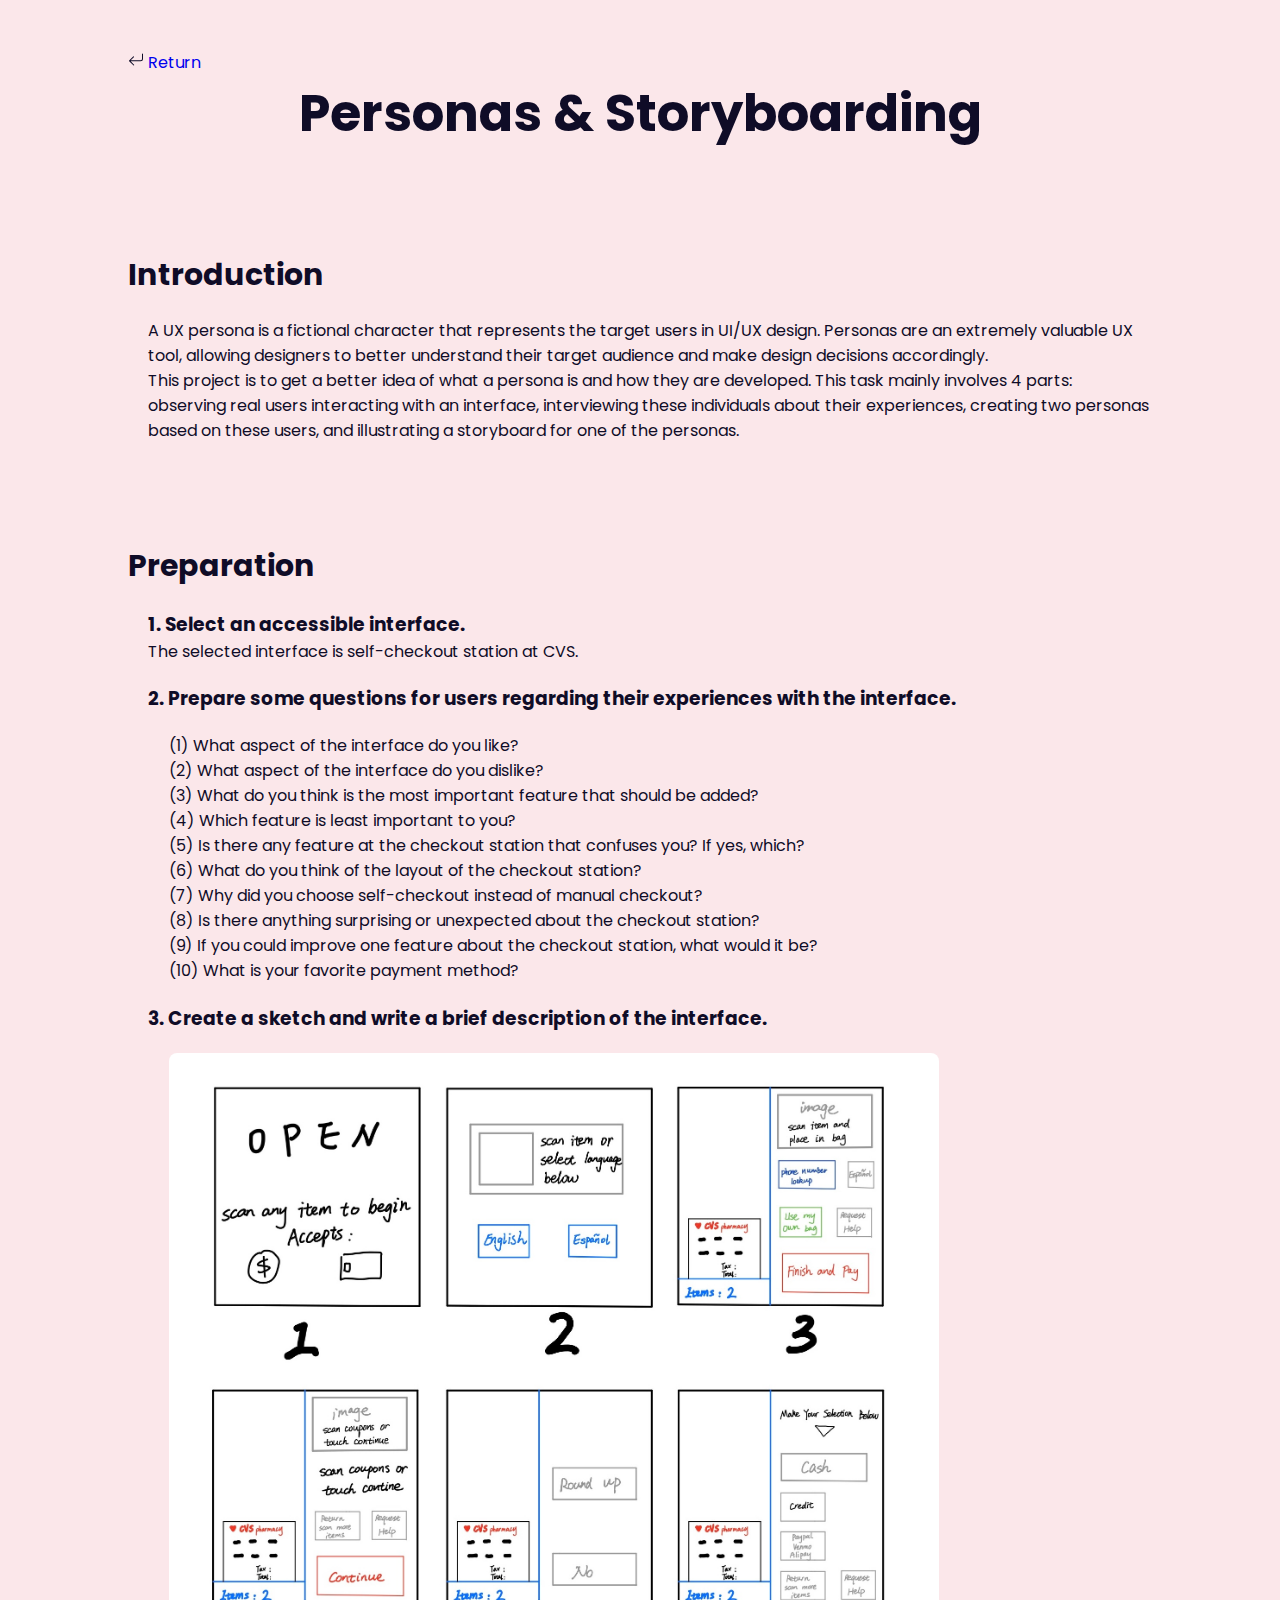
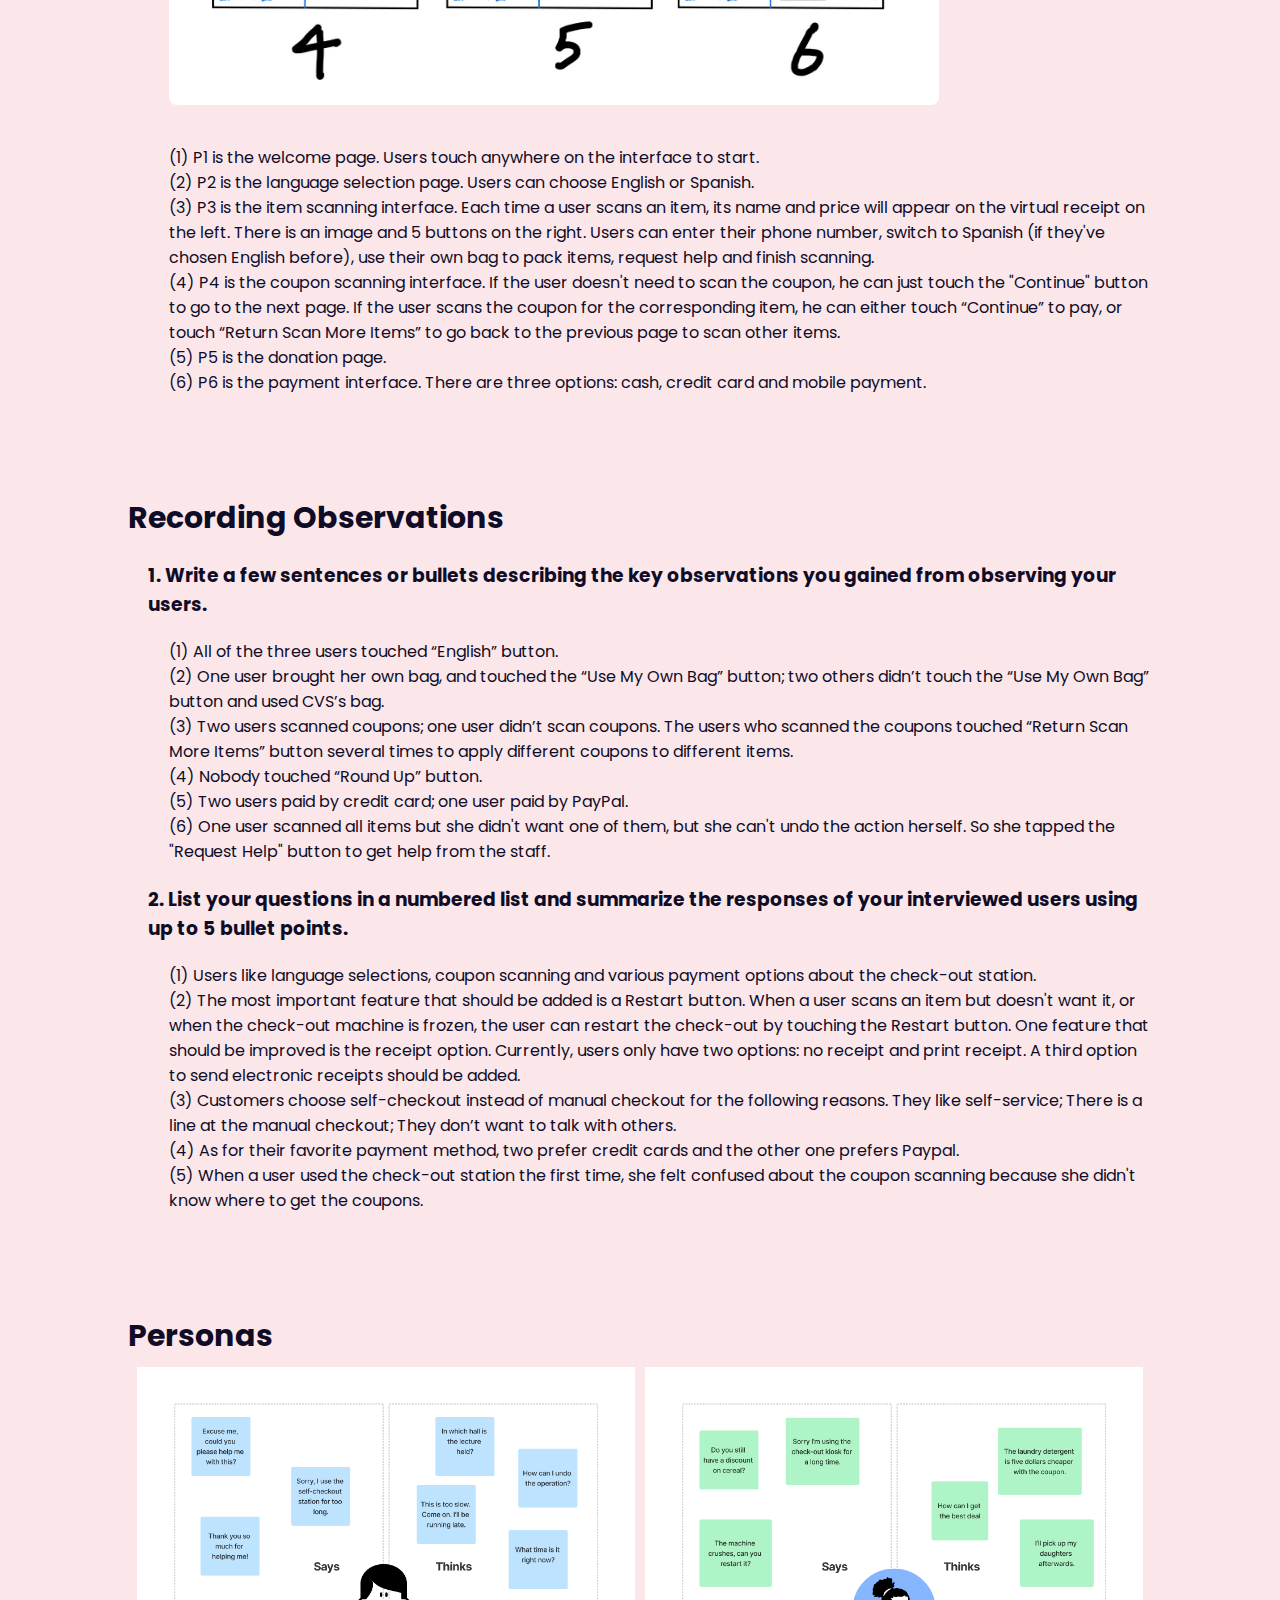
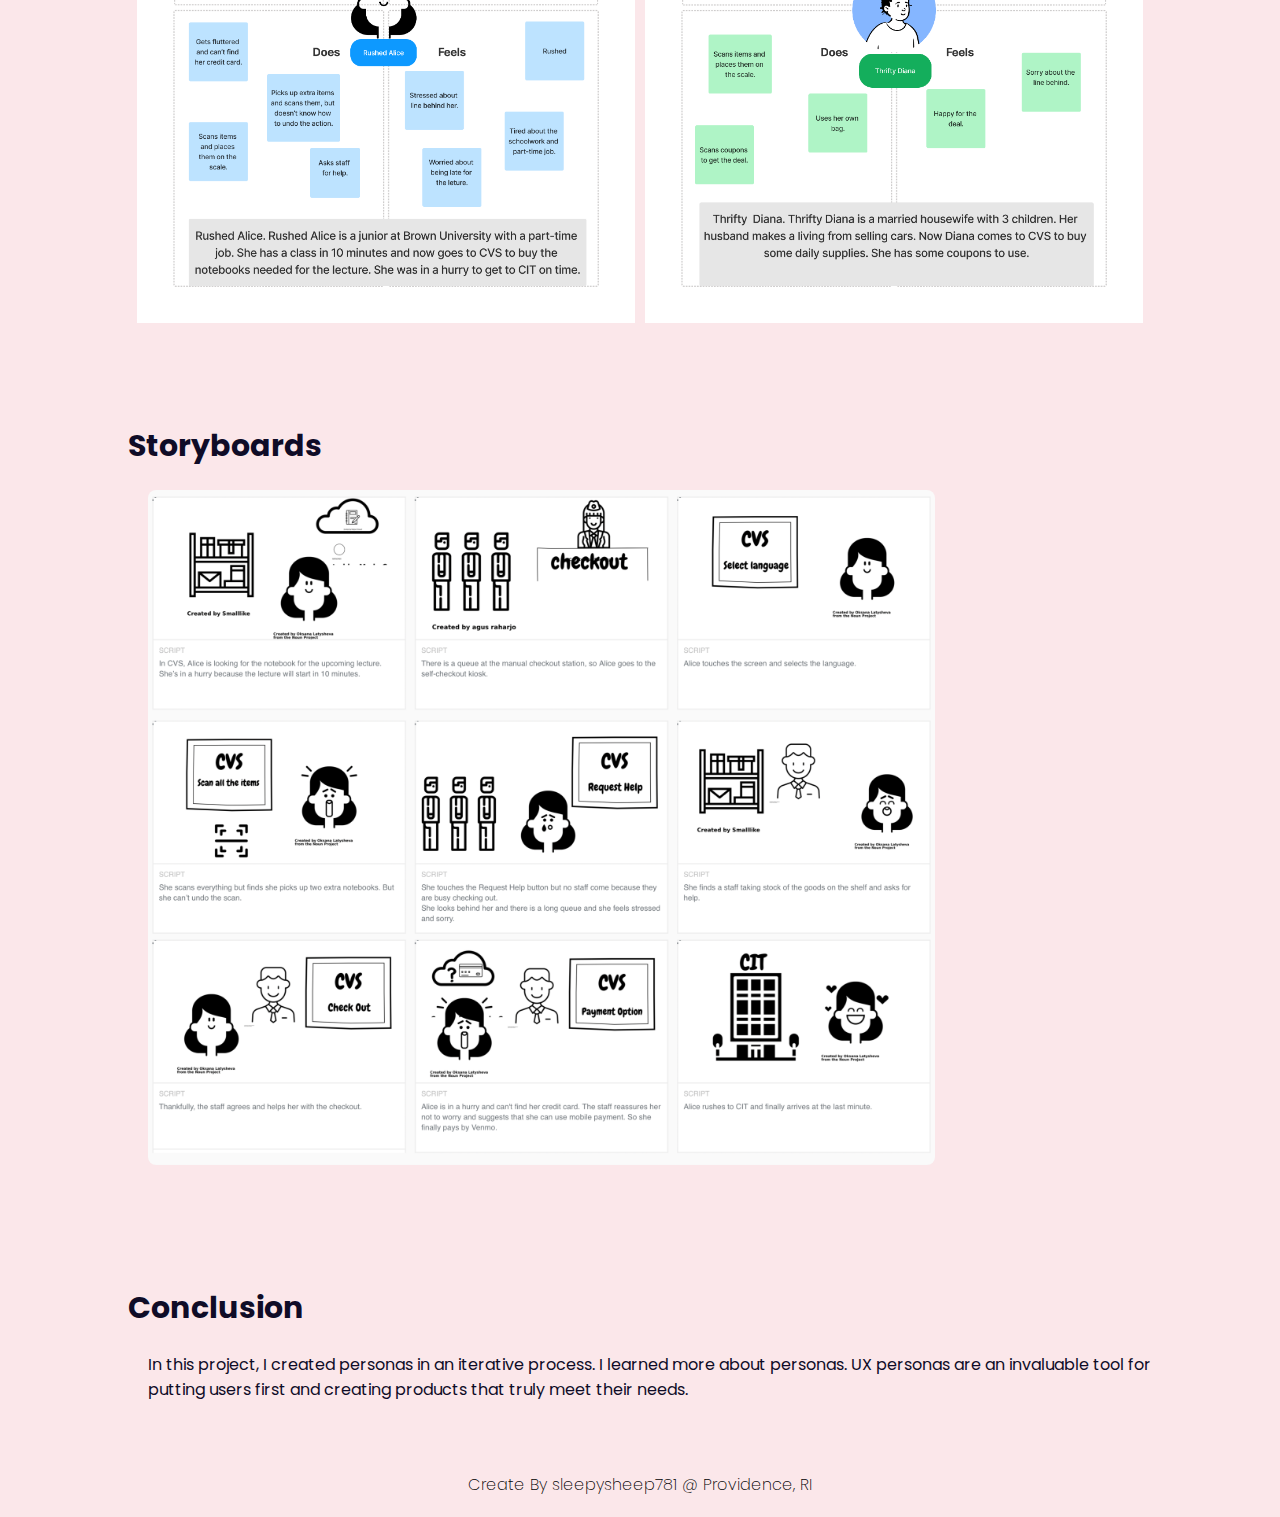
<file: persona.html>
<!DOCTYPE html>
<html lang="en">
<head>
    <meta charset="UTF-8">
    <meta http-equiv="X-UA-Compatible" content="IE=edge">
    <meta name="viewport" content="width=device-width, initial-scale=1.0">
    <title>Personas & Storyboarding Website</title>
    <!-- Link To CSS -->
    <link rel="stylesheet" href="./css/style_p.css">
    <!-- Box Icons -->
    <link rel="stylesheet"
  href="https://cdn.jsdelivr.net/npm/boxicons@latest/css/boxicons.min.css">
 
</head>
<body>
    <div class="body-container">
        <!-- head title -->
        
        <section class="home">
            <svg xmlns="http://www.w3.org/2000/svg" width="16" height="16" fill="currentColor" class="bi bi-arrow-return-left" viewBox="0 0 16 16">
                <path fill-rule="evenodd" d="M14.5 1.5a.5.5 0 0 1 .5.5v4.8a2.5 2.5 0 0 1-2.5 2.5H2.707l3.347 3.346a.5.5 0 0 1-.708.708l-4.2-4.2a.5.5 0 0 1 0-.708l4-4a.5.5 0 1 1 .708.708L2.707 8.3H12.5A1.5 1.5 0 0 0 14 6.8V2a.5.5 0 0 1 .5-.5z"/>
            </svg>
            <a href="index.html#portfolio">Return</a>
            <div class="home-text">
                <h1>Personas & Storyboarding</h1>
            </div>
        </section>

        <section>
            <div class="heading">
                <h2>Introduction</h2>
                <div class="block"> 
                <p> A UX persona is a fictional character that represents the target users in UI/UX design. 
                    Personas are an extremely valuable UX tool, allowing designers to better understand their target audience 
                    and make design decisions accordingly.</p>
                <p> This project is to get a better idea of what a persona is and how they are developed.
                    This task mainly involves 4 parts: observing real users interacting with an interface, 
                    interviewing these individuals about their experiences, 
                    creating two personas based on these users, 
                    and illustrating a storyboard for one of the personas.
                </p>
                </div>
            </div>
        </section>
    
        <section>
            <div class="heading">
                <h2>Preparation</h2>
                    <div class="block"> 
                        <h3>1. Select an accessible interface.</h3>
                        <p>The selected interface is self-checkout station at CVS.</p>
                        
                    </div>
        
                    <div class="block"> 
                        <h3>2. Prepare some questions for users regarding their experiences with the interface.</h3>
                        <div class="block"> 
                            <p>(1) What aspect of the interface do you like?</p>
                       
                            <p> (2) What aspect of the interface do you dislike?</p>
                        
                            <p>(3) What do you think is the most important feature that should be added?</p>
                        
                            <p>(4) Which feature is least important to you?</p>
                        
                            <p>(5) Is there any feature at the checkout station that confuses you? If yes, which?</p>
                       
                            <p>(6) What do you think of the layout of the checkout station? </p>
                        
                            <p>(7) Why did you choose self-checkout instead of manual checkout?</p>
                        
                            <p>(8) Is there anything surprising or unexpected about the checkout station?</p>
                        
                            <p>(9) If you could improve one feature about the checkout station, what would it be?</p>
                        
                            <p>(10) What is your favorite payment method?</p>
                        </div>
                    </div>

                    <div class="block"> 
                        <h3>3. Create a sketch and write a brief description of the interface.</h3>
                        <div class="portfolio-img">
                            <img src="img/interface.jpg">
                        </div>

                        <div class="block"> 
                            <p>(1) P1 is the welcome page. Users touch anywhere on the interface to start.</p>
                       
                            <p>(2) P2 is the language selection page. Users can choose English or Spanish.</p>
                        
                            <p>(3) P3 is the item scanning interface. Each time a user scans an item, 
                                its name and price will appear on the virtual receipt on the left. 
                                There is an image and 5 buttons on the right. Users can enter their phone number, 
                                switch to Spanish (if they've chosen English before), use their own bag to pack items, 
                                request help and finish scanning.</p>
                        
                            <p>(4) P4 is the coupon scanning interface. If the user doesn't need to scan the coupon, 
                                he can just touch the "Continue" button to go to the next page. 
                                If the user scans the coupon for the corresponding item, he can either touch “Continue” to pay, 
                                or touch “Return Scan More Items” to go back to the previous page to scan other items.</p>
                        
                            <p>(5) P5 is the donation page.</p>
                       
                            <p>(6) P6 is the payment interface. There are three options: cash, credit card and mobile payment. </p>
                        
                            
                        </div>

                           
                    </div>
            </div>
        </section>

        <section>
            <div class="heading">
                <h2>Recording Observations</h2>
                    <div class="block"> 
                        <h3>1. Write a few sentences or bullets describing the key observations you gained from observing your users. </h3>
                        <div class="block"> 
                            <p>(1) All of the three users touched “English” button.</p>
                       
                            <p> (2) One user brought her own bag, and touched the “Use My Own Bag” button; 
                                two others didn’t touch the “Use My Own Bag” button and used CVS’s bag.</p>
                        
                            <p>(3) Two users scanned coupons; one user didn’t scan coupons. 
                                The users who scanned the coupons touched “Return Scan More Items” button several times 
                                to apply different coupons to different items.</p>
                        
                            <p>(4) Nobody touched “Round Up” button.</p>
                        
                            <p>(5) Two users paid by credit card; one user paid by PayPal.</p>
                       
                            <p>(6) One user scanned all items but she didn't want one of them, but she can't undo the action herself. 
                                So she tapped the "Request Help" button to get help from the staff.</p>
                        </div>
                    </div>
        
                    <div class="block"> 
                        <h3>2. List your questions in a numbered list and summarize the responses of your interviewed users using up to 5 bullet points.</h3>
                        <div class="block"> 
                            <p>(1) Users like language selections, coupon scanning and various payment options about the check-out station.</p>
                       
                            <p> (2) The most important feature that should be added is a Restart button. 
                                When a user scans an item but doesn't want it, or when the check-out machine is frozen, 
                                the user can restart the check-out by touching the Restart button. 
                                One feature that should be improved is the receipt option. Currently, users only have two options: 
                                no receipt and print receipt. A third option to send electronic receipts should be added.</p>
                        
                            <p>(3) Customers choose self-checkout instead of manual checkout for the following reasons. 
                                They like self-service; There is a line at the manual checkout; They don’t want to talk with others.</p>
                        
                            <p>(4) As for their favorite payment method, two prefer credit cards and the other one prefers Paypal.</p>
                        
                            <p>(5) When a user used the check-out station the first time, 
                                she felt confused about the coupon scanning because she didn't know where to get the coupons.</p>
                        </div>
                    </div>
            </div>
        </section>

       

        <section>
            <div class="heading">
                <h2>Personas</h2>
                <div class="img-gallery">
                    <div class="column">
                        <img src="img/Rushed Alice.png" alt="">
                    </div>
                    <div class="column">
                        <img src="img/Thrift Diana.png" alt="">
                    </div>
                </div>
                
            </div>
        </section>

        <section>
            <div class="heading">
                <h2>Storyboards</h2>
                <div class="portfolio-img">
                    <img src="img/storyboard.png">
                </div>
            </div>
        </section>
    </div>
    
    <section>
        <div class="heading">
            <h2>Conclusion</h2>
            <p class="block"> In this project, I created personas in an iterative process. I learned more about personas. 
                UX personas are an invaluable tool for putting users first and creating products that truly meet their needs.
            </p>
           
        </div>
    </section>
    <!-- Footer -->
    <div class="footer">
        <p>Create By sleepysheep781 @ Providence, RI</p> 
    </div>
</body>
</html>
</file>
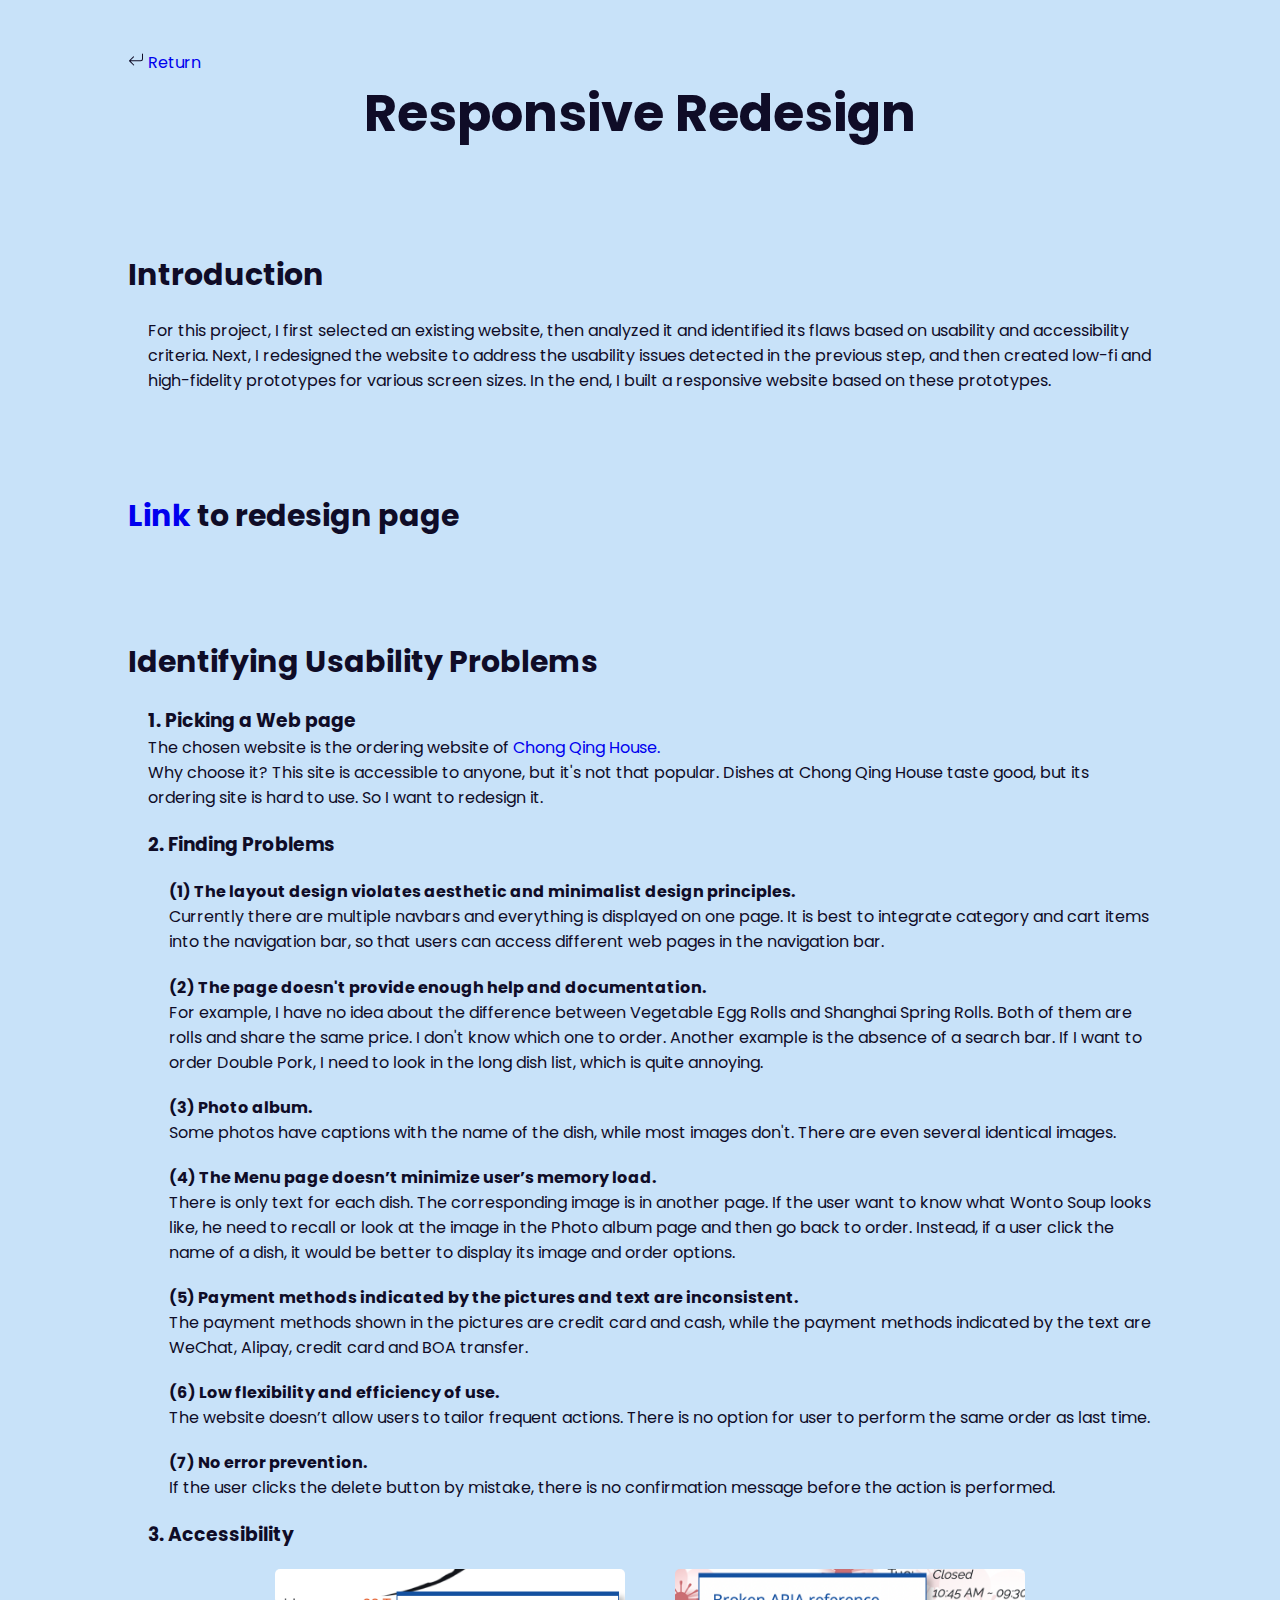
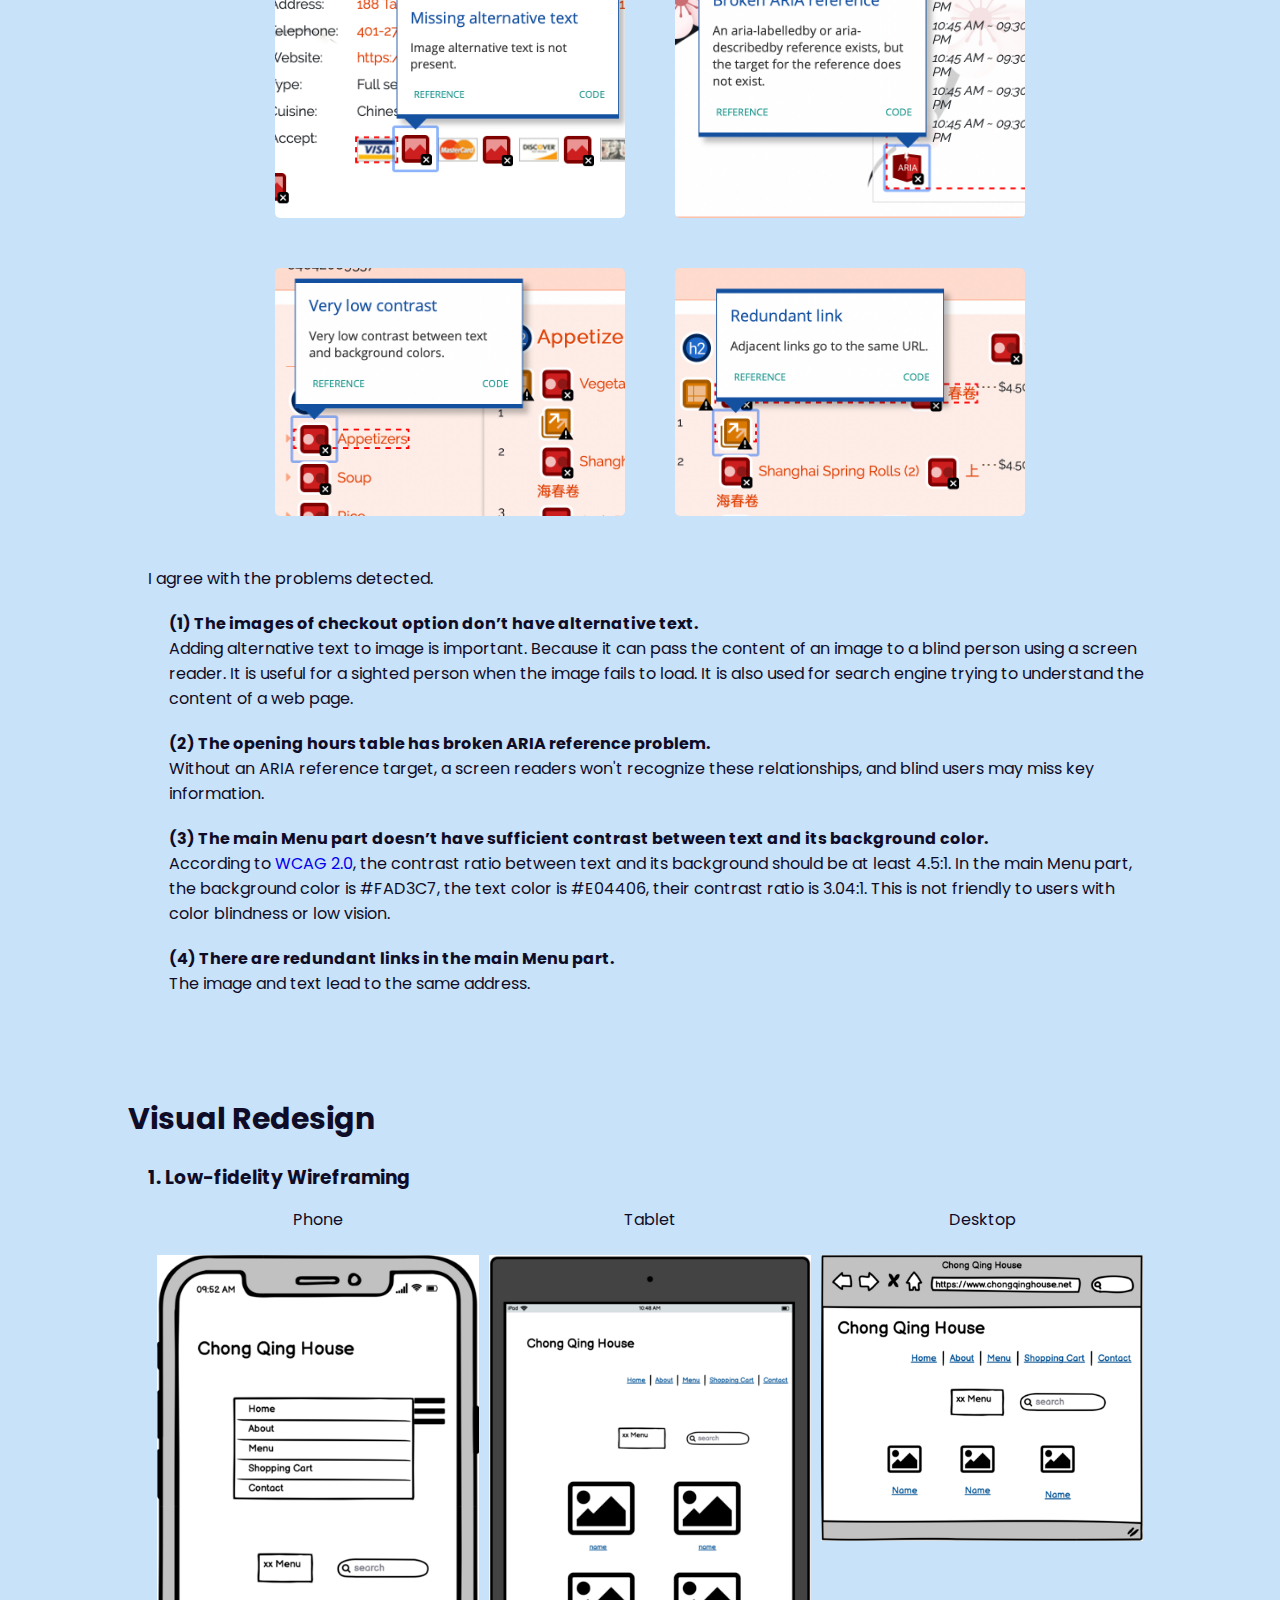
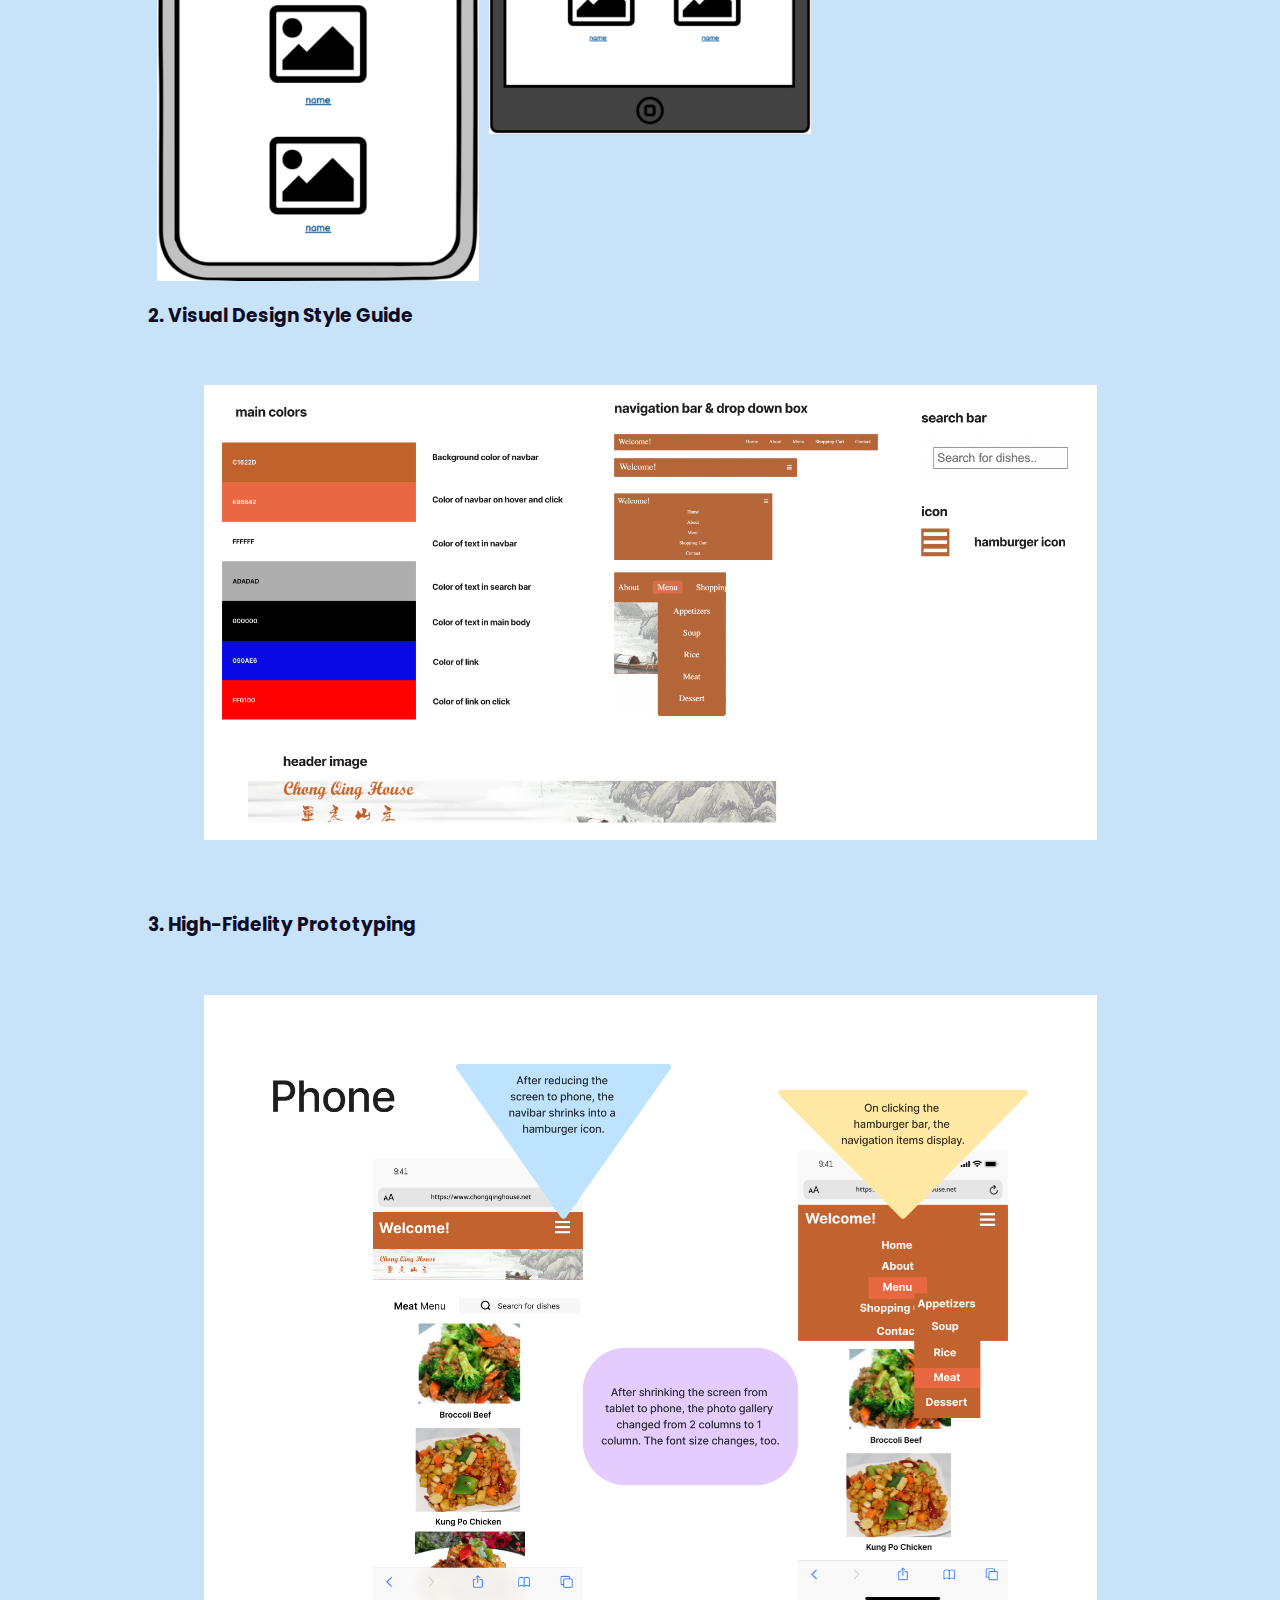
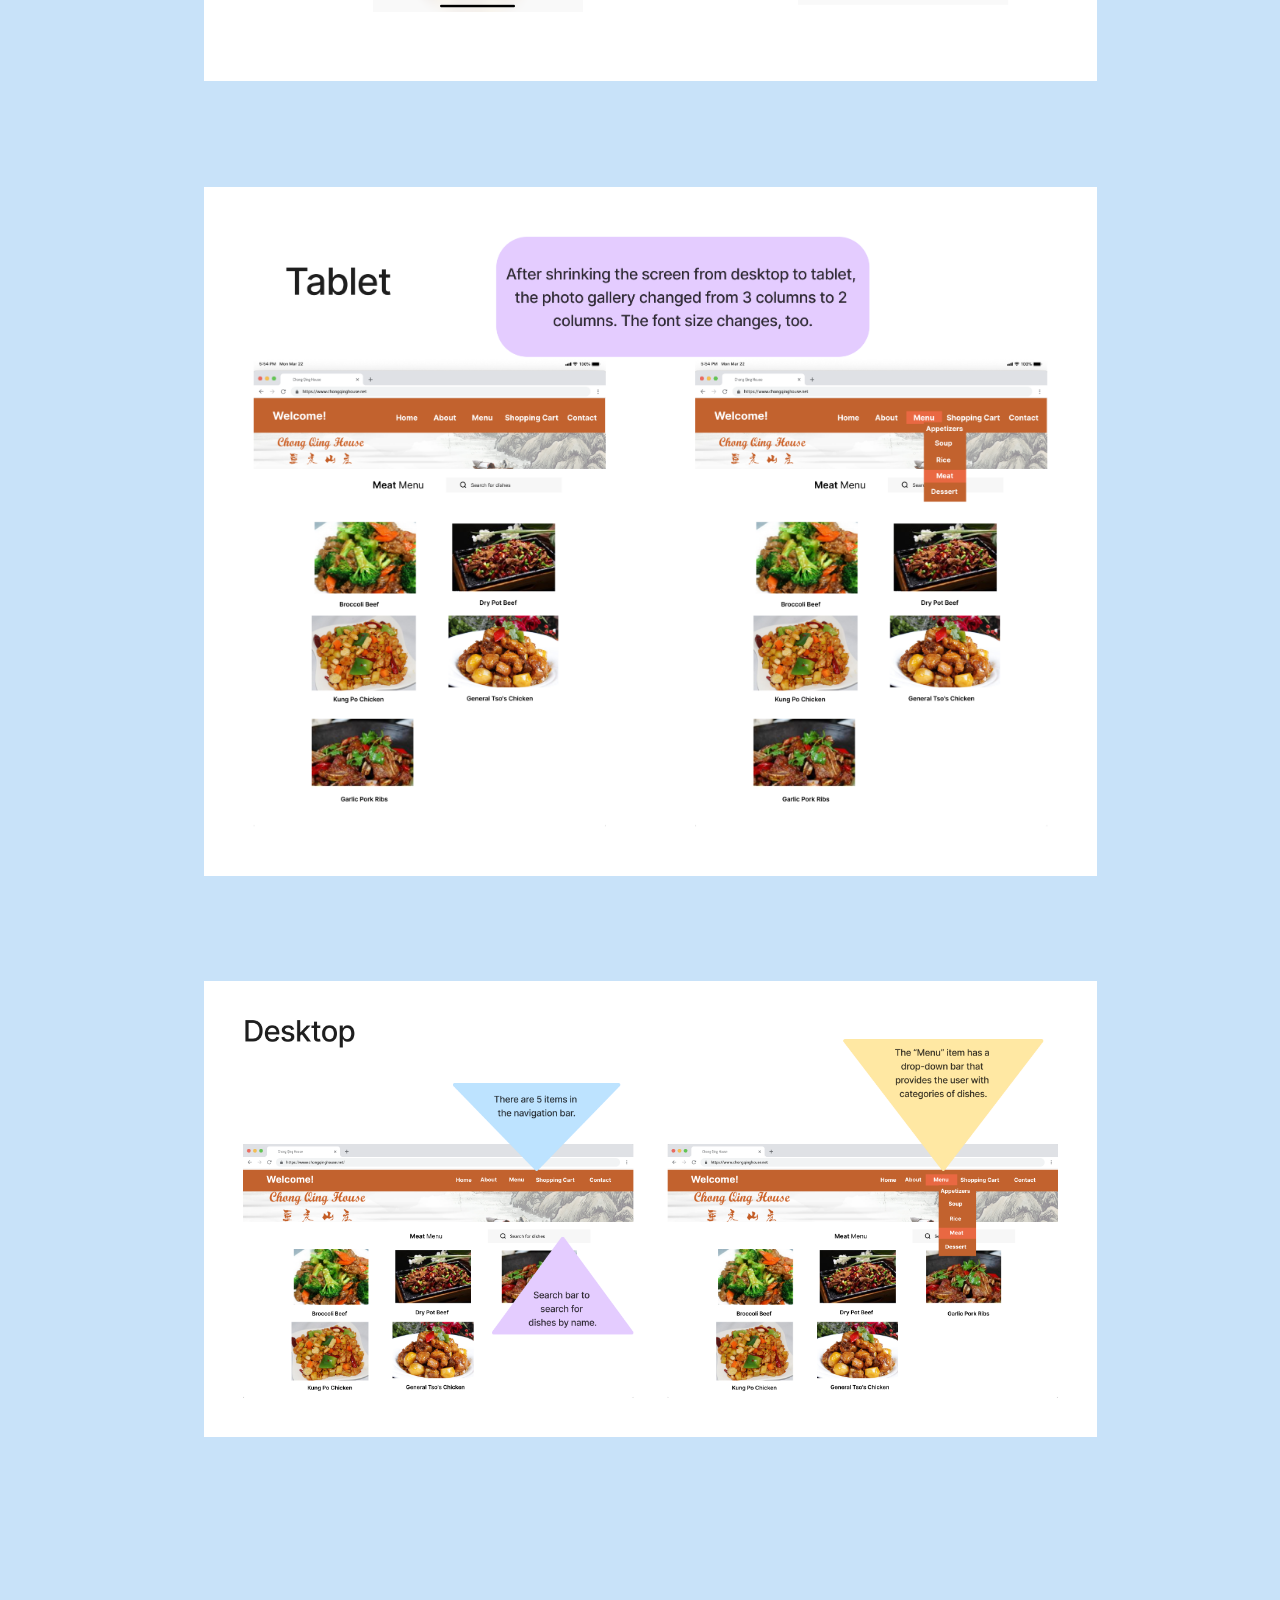
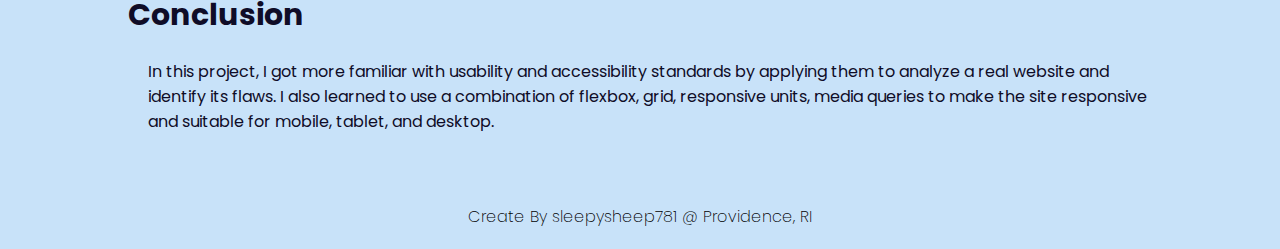
<file: responsive.html>
<!DOCTYPE html>
<html lang="en">
<head>
    <meta charset="UTF-8">
    <meta http-equiv="X-UA-Compatible" content="IE=edge">
    <meta name="viewport" content="width=device-width, initial-scale=1.0">
    <title>Responsive Portfolio Website</title>
    <!-- Link To CSS -->
    <link rel="stylesheet" href="./css/style_r.css">
    <!-- Box Icons -->
    <link rel="stylesheet"
  href="https://cdn.jsdelivr.net/npm/boxicons@latest/css/boxicons.min.css">
 
</head>
<body>
    <div class="body-container">
        <!-- head title -->
        
        <section class="home">
            <svg xmlns="http://www.w3.org/2000/svg" width="16" height="16" fill="currentColor" class="bi bi-arrow-return-left" viewBox="0 0 16 16">
                <path fill-rule="evenodd" d="M14.5 1.5a.5.5 0 0 1 .5.5v4.8a2.5 2.5 0 0 1-2.5 2.5H2.707l3.347 3.346a.5.5 0 0 1-.708.708l-4.2-4.2a.5.5 0 0 1 0-.708l4-4a.5.5 0 1 1 .708.708L2.707 8.3H12.5A1.5 1.5 0 0 0 14 6.8V2a.5.5 0 0 1 .5-.5z"/>
            </svg>
            <a href="index.html#portfolio">Return</a>
            <div class="home-text">
                <h1>Responsive Redesign</h1>
            </div>
        </section>

        <section>
            <div class="heading">
                <h2>Introduction</h2>
                <p class="block">For this project, I first selected an existing website, 
                then analyzed it and identified its flaws based on usability and accessibility criteria. 
                Next, I redesigned the website to address the usability issues detected in the previous step, 
                and then created low-fi and high-fidelity prototypes for various screen sizes. 
                In the end, I built a responsive website based on these prototypes.
                </p>
            </div>
        </section>

        <section>
            <div class="heading">
                <h2><a href="https://sleepysheep781.github.io/responsive_redesign_handin/redesign.html">Link</a> to redesign page</h2>
            </div>
        </section>

        <section>
            <div class="heading">
                <h2>Identifying Usability Problems</h2>
                    <div class="block"> 
                        <h3>1. Picking a Web page </h3>
                        <p>The chosen website is the ordering website of <a href="https://www.chongqinghouse.net/">Chong Qing House.</a></p>
                        <p>Why choose it? This site is accessible to anyone, but it's not that popular. Dishes at Chong Qing House taste good, 
                            but its ordering site is hard to use. So I want to redesign it.
                        </p>
                    </div>
        
                    <div class="block"> 
                        <h3>2. Finding Problems</h3>
                        <div class="block"> 
                        <h4>(1) The layout design violates aesthetic and minimalist design principles.</h4>
                        <p>Currently there are multiple navbars and everything is displayed on one page. 
                            It is best to integrate category and cart items into the navigation bar, 
                            so that users can access different web pages in the navigation bar.
                        </p>
                        </div>

                        <div class="block"> 
                        <h4>(2) The page doesn't provide enough help and documentation. </h4>
                        <p> For example, I have no idea about the difference between Vegetable Egg Rolls and Shanghai Spring Rolls. 
                            Both of them are rolls and share the same price. I don't know which one to order. 
                            Another example is the absence of a search bar. If I want to order Double Pork, 
                            I need to look in the long dish list, which is quite annoying.
                        </p>
                        </div>
                        <div class="block"> 
                        <h4>(3) Photo album. </h4>
                        <p>
                            Some photos have captions with the name of the dish, while most images don't. 
                            There are even several identical images.
                        </p>
                        </div>
                        <div class="block"> 
                        <h4>(4) The Menu page doesn’t minimize user’s memory load. </h4>
                        <p>
                            There is only text for each dish. 
                            The corresponding image is in another page. If the user want to know what Wonto Soup looks like, 
                            he need to recall or look at the image in the Photo album page and then go back to order. 
                            Instead, if a user click the name of a dish, it would be better to display its image and order options.
                        </p>
                        </div>
                        <div class="block"> 
                            <h4>(5) Payment methods indicated by the pictures and text are inconsistent. </h4>
                        <p>
                            The payment methods shown in the pictures 
                            are credit card and cash, while the payment methods indicated by the text are WeChat, Alipay, credit card and BOA transfer.
                        </p>
                        </div>
                        <div class="block"> 
                            <h4>(6) Low flexibility and efficiency of use. </h4>
                        <p>
                            The website doesn’t allow users to tailor frequent actions. 
                            There is no option for user to perform the same order as last time.
                        </p>
                        </div>
                        <div class="block"> 
                            <h4>(7) No error prevention. </h4>
                        <p>
                           If the user clicks the delete button by mistake, 
                           there is no confirmation message before the action is performed. 
                        </p>
                        </div>
                    </div>

                    <div class="block"> 
                        <h3>3. Accessibility</h3>
                    
                        <ul class="ap-gallery">            
                            <li><img src="img/ap1.png" alt="" /></li>
                            <li><img src="img/ap2.png" alt="" /></li>
                            <li><img src="img/ap3.png" alt="" /></li>
                            <li><img src="img/ap4.png" alt="" /></li>
                        </ul>
            
                        <p>I agree with the problems detected.</p>

                        <div class="block"> 
                            <h4>(1) The images of checkout option don’t have alternative text. </h4>
                            <p>Adding alternative text to image is important. Because it can pass the content of an image to a blind person 
                                using a screen reader. It is useful for a sighted person when the image fails to load. 
                                It is also used for search engine trying to understand the content of a web page.
                            </p>
                            </div>
    
                            <div class="block"> 
                            <h4>(2) The opening hours table has broken ARIA reference problem.</h4>
                            <p> Without an ARIA reference target, a screen readers won't recognize these relationships, 
                                and blind users may miss key information.
                            </p>
                            </div>
                            <div class="block"> 
                            <h4>(3) The main Menu part doesn’t have sufficient contrast between text and its background color.</h4>
                            <p>
                                According to <a href="https://www.w3.org/TR/UNDERSTANDING-WCAG20/visual-audio-contrast-contrast.html">WCAG 2.0</a>, 
                                the contrast ratio between text and its background should be at least 4.5:1. 
                                In the main Menu part, the background color is #FAD3C7, the text color is #E04406, 
                                their contrast ratio is 3.04:1. This is not friendly to users with color blindness or low vision.
                            </p>
                            </div>
                            <div class="block"> 
                            <h4>(4) There are redundant links in the main Menu part.</h4>
                            <p>
                                The image and text lead to the same address.
                            </p>
                            </div>
                    </div>
            </div>
        </section>

        <section>
            <div class="heading">
                <h2>Visual Redesign</h2>
                    <div class="block"> 
                        <h3>1. Low-fidelity Wireframing </h3>
                        <div class="img-gallery">
                            <div class="column">
                                <div class="desc">Phone</div>
                                <img src="img/lowfi-phone.png" alt="">
                            </div>
                            <div class="column">
                                <div class="desc">Tablet</div>
                                <img src="img/lowfi-tablet.png" alt="">
                            </div>
                            <div class="column">
                                <div class="desc">Desktop</div>
                                <img src="img/lowfi-desktop.png" alt="">
                            </div>
                        </div>
                    </div>
        
                    <div class="block"> 
                        <h3>2. Visual Design Style Guide</h3>
                        <div class="portfolio-img">
                        <img src="img/vs_guide.png" alt="">
                        </div>
                    </div>

                    <div class="block"> 
                        <h3>3. High-Fidelity Prototyping </h3>
                            <div class="portfolio-img">
                                <img src="img/highfi-phone.png" alt="">
                            </div>
                            <div class="portfolio-img">
                                <img src="img/highfi-tablet.png" alt="">
                            </div>
                            <div class="portfolio-img">
                                <img src="img/highfi-desktop.png" alt="">
                            </div>
                    </div>
            </div>
        </section>

       

        <section>
            <div class="heading">
                <h2>Conclusion</h2>
                <p class="block">In this project, I got more familiar with usability and accessibility standards
                    by applying them to analyze a real website and identify its flaws. I also learned to 
                    use a combination of flexbox, grid, responsive units, media queries to make the site responsive
                    and suitable for mobile, tablet, and desktop.
                </p>
            </div>
        </section>
    </div>
    
    
    <!-- Footer -->
    <div class="footer">
        <p>Create By sleepysheep781 @ Providence, RI</p> 
    </div>
</body>
</html>
</file>
<file: css/style.css>
/* Google Fonts */
@import url("https://fonts.googleapis.com/css2?family=Poppins:wght@200;300;400;500;600;700&display=swap");
* {
  margin: 0;
  padding: 0;
  box-sizing: border-box;
  list-style: none;
  text-decoration: none;
  scroll-behavior: smooth;
  scroll-padding-top: 2rem;
  font-family: "Poppins", sans-serif;
}

:root {
  --main-color: #033a80;
  --bg-color: #E6E6FA;
  --text-color: #0f0c27;
  --hover: hsl(260, 92%, 70%);
 
  --big-font: 3.2rem;
  --medium-font: 1.8rem;
  --p-font: 0.941rem;
}

section {
  padding: 50px 10%;
}

.head{
  background-color: #E6E6FA;
}


body.active {
  --text-color: #fff;
  --bg-color: #0f0c27;
}

body {
  background: var(--bg-color);
  color: var(--text-color);
}

*::selection {
  color: var(--bg-color);
  background: var(--main-color);
}

.heading {
  text-align: center;
}

.heading h2 {
  font-size: 30px;
}
 
.heading span {
  font-size: var(--p-font);
}

header {
  position: fixed;
  width: 100%;
  top: 0;
  right: 0;
  z-index: 1000;
  display: flex;
  align-items: center;
  justify-content: space-between;
  background: var(--bg-color);
  padding: 13px 10%;
  transition: 0.2s;
  box-shadow: -3px -3px 7px #ffffff73,
				2px 2px 5px rgba(94, 104, 121, 0.288);
}

header.shadow {
  box-shadow: 0 0 4px rgb(14 55 54 / 15%);
}

.logo {
  font-size: 1.61rem;
  font-weight: 600;
  color: var(--text-color);
}

.navbar {
  display: flex;
}

.navbar a {
  font-size: 1rem;
  padding: 10px 20px;
  color: var(--text-color);
  font-weight: 500;
}

.navbar a:hover {
  color: var(--hover);
}

#menu-icon {
  font-size: 24px;
  cursor: pointer;
  z-index: 10001;
  display: none;
}

#darkmode {
  font-size: 22px;
  cursor: pointer;
}

.home {
  margin-top: 3%;
  background-color: rgb(200, 226, 249);
}


.home-img img {
  margin-top: 5%;
  width: 100%;
  padding: 5%;
  align-items: center;
  
}

.home-text span {
  font-size: var(--medium-font);
  font-weight: 500;
  padding: 10%;
}

.home-text h1 {
  font-size: var(--big-font);
  padding: 5%;
}

.home-text h2 {
  font-size: 1.1rem;
  font-weight: 400;
}

.home-text p {
  font-size: var(--p-font);
  font-weight: 400;
  margin: 0.7rem 0 1rem;
}

.social {
  margin-top: 2%;
  display: inline-block;
}

.social a {
  margin-bottom: 1rem;
  font-size: 27px;
  color: var(--text-color);
}

.social a:hover {
  color: rgb(253, 105, 127);
}



.btn {
  float: left;
  color: #000;
  background: rgb(250, 196, 204);
  margin-top: 3%;
  padding: 0.7rem 1rem;
  border-radius: 0.5rem;
}

.btn:hover {
  background: rgb(249, 182, 182);
  color: rgb(243, 73, 99);
}
.about{
  background-color: rgb(251, 231, 234);
}
.about-container {
  display: grid;
  grid-template-columns: 1fr 1.5fr;
  gap: 1rem;
  margin-top: 2rem;
}
 
.about-img img {
  width: 60%;
  border-radius: 50%;
}

.about-text p {
  font-size: var(--p-font);
  font-weight: 400;
  text-align: justify;
}

.information {
  margin: 1rem 0 1.4rem;
}

.information .info-box {
  display: flex;
  align-items: center;
  margin-bottom: 1.4rem;
}

.information .info-box .bx {
  font-size: 22px;
}

.information .info-box span {
  font-weight: 400;
  margin-left: 1rem;
}

.skills-container {
  display: grid;
  grid-template-columns: repeat(2, 1fr);
  align-items: center;
  gap: 2rem;
  margin-top: 4rem;
}

.skills-img img {
  width: 80%;
  padding-left: 4rem;
  object-position: center;
}

.bars-box {
  position: relative;
  display: flex;
  justify-content: space-between;
  align-items: center;
  padding: 1rem 0;
  margin-bottom: 1rem;
}

.bars-box h3,
span {
  font-size: 1.1rem;
  font-weight: 500;
}

.light-bar {
  position: absolute;
  bottom: 0;
  left: 0;
  width: 100%;
  height: 0.5rem;
  background: hsla(260, 100%, 44%, 0.4);
  border-radius: 0.5rem;
}

.percent-bar {
  position: absolute;
  bottom: 0;
  left: 0;
  height: 0.5rem;
  background: var(--main-color);
  border-radius: 0.5rem;
}

.html-bar {
  width: 94%;
}

.css-bar {
  width: 84%;
}

.js-bar {
  width: 74%;
}

.react-bar {
  width: 80%;
}

.services-content {
  display: grid;
  grid-template-columns: repeat(auto-fit, minmax(200px, auto));
  justify-content: center;
  gap: 1rem;
  margin-top: 2rem;
}

.services-box {
  padding: 20px;
  width: 260px;
  display: flex;
  flex-direction: column;
  align-items: center;
  text-align: center;
  border-radius: 0.5rem;
  border-bottom: 2px solid var(--main-color);
  box-shadow: 0 2px 7px rgb(14 55 54 / 15%);
}

.services-box:hover{
 background-color: #02225a;
}

.services-box h3 {
  font-size: 1rem;
  font-weight: 600;
  margin: 0.7rem 0 0.4rem;
}

.services-box:hover h3{
  color: #fff;
}

.services-box .bx {
  padding-top: 2rem;
  font-size: 54px;
  color: var(--main-color);
}

.services-box:hover .bx{
  color: #22cf91;
}

.services-box a {
  color: var(--main-color);
  font-size: var(--p-font);
  font-weight: 500;
}

.services-box:hover a{
  color: #8b8a8f;
}

.portfolio{
  background-color:rgb(193, 228, 249)

}


.portfolio-content {
  display: grid;
  grid-template-columns: repeat(auto-fit, minmax(375px, auto));
  gap: 1rem;
  margin-top: 2rem;
}

.portfolio-img {
  margin: 5px;
  overflow: hidden;
  padding: 5%;
}

.portfolio-img img {
  width: 100%;
  display: block;
  border-radius: 0.5rem;
}

.desc{
  padding: 15px;
  text-align: center;
  font-size: 1rem;
  
}

.explain{
  font-size: 0.85rem;
  font-weight: 300;
  text-align: center;
  color: #59585a;
}

.portfolio-img img:hover {
  transform: scale(1.1);
  transition: 1s;
}

.contact-form {
  display: grid;
  place-items: center;
  margin-top: 2rem;
}

.contact-form form {
  display: flex;
  flex-direction: column;
  width: 650px;
}

form input,
textarea {
  padding: 15px;
  border-radius: 0.5rem;
  width: 100%;
  border: none;
  outline: none;
  background: hsla(260, 100%, 44%, 0.1);
  margin-bottom: 1rem;
  color: var(--text-color);
}

form input::placeholder,
textarea::placeholder {
  color: var(--text-color);
}

form textarea {
  resize: none;
  height: 200px;
}

.contact-button {
  width: 160px;
  cursor: pointer;
  background: #2768d9;
  color: #fff;
  justify-content: center;
  text-transform: uppercase;
  letter-spacing: 1px;
  margin-left: 35%;
}

.contact-button:hover {
  background: var(--hover);
}

.footer {
  display: grid;
  place-items: center;
  padding: 20px;
  background: --bg-color;
  color: #000;
  font-size: 1rem;
  font-weight: 200;
}


/* Making Responsive*/
@media (max-width: 991px) {
  header {
    padding: 18px 4%;
  }
  section {
    padding: 50px 4%;
  }
}
@media (max-width: 881px) {
  :root {
    --big-font: 2.7rem;
    --medium-font: 1.4rem;
  }
}
@media (max-width: 768px) {
  :root {
    --big-font: 2.4rem;
    --medium-font: 1.2rem;
  }
  header {
    padding: 11px 4%;
  }
  #menu-icon {
    display: initial;
    color: var(--text-color);
  }
  header .navbar {
    position: absolute;
    top: -500px;
    left: 0;
    right: 0;
    display: flex;
    flex-direction: column;
    background: var(--bg-color);
    box-shadow: 0 4px 4px rgb(0 0 0 / 10%);
    transition: 0.2s ease;
    text-align: center;
  }
  .navbar.active {
    top: 100%;
  }
  .navbar a {
    padding: 1.5rem;
    display: block;
    background: #E6E6FA;
  }
  #darkmode {
    position: absolute;
    top: 1.4rem;
    right: 2rem;
  }
  .scroll-down {
    display: none;
  }
  .home {
    grid-template-columns: 0.5fr 3fr;
  }
  .home-text {
    grid-column: 1/3;
    padding-left: 1.4rem;
  }
  .home-img {
    order: initial;
  }
  .about-container {
    grid-template-columns: 1fr;
  }
  .about-img {
    display: flex;
    justify-content: center;
  }
  .skills-container {
    grid-template-columns: 1fr;
  }
  .skills-img img {
    padding-left: 0;
  }
  .skills-img {
    padding-top: 2rem;
    display: flex;
    justify-content: center;
  }
  .contact-form form{
    width: 300px;
  }
  .contact-button{
    margin-left: 25%;
  }
}
@media (max-width: 340px) {
  :root {
    --big-font: 1.7rem;
    --medium-font: 1.1rem;
  }
  .home-text span {
    font-size: 1rem;
  }
  .home-text h2 {
    font-size: 0.9rem;
    font-weight: 500;
  }
  .information .info-box span {
    font-size: 1rem;
  }
  .portfolio-content {
    grid-template-columns: repeat(auto-fit, minmax(200px, auto));
  }
  .contact-form form{
    width: 300px;
  }
  .contact-button{
    margin-left: 25%;
  }
}
</file>
<file: css/style_d.css>
/* Google Fonts */
@import url("https://fonts.googleapis.com/css2?family=Poppins:wght@200;300;400;500;600;700&display=swap");
* {
  margin: 0;
  padding: 0;
  box-sizing: border-box;
  list-style: none;
  text-decoration: none;
  scroll-behavior: smooth;
  scroll-padding-top: 2rem;
  font-family: "Poppins", sans-serif;
}

:root {
  --main-color: #033a80;
  --bg-color: #E6E6FA;
  --text-color: #0f0c27;
  --hover: hsl(260, 92%, 70%);
 
  --big-font: 3.2rem;
  --medium-font: 1.8rem;
  --p-font: 0.941rem;
}

section {
  padding: 50px 10%;
}

.body-container{
  background-color: #E6E6FA;
}


body.active {
  --text-color: #fff;
  --bg-color: #0f0c27;
}

body {
  background: var(--bg-color);
  color: var(--text-color);
}

*::selection {
  color: var(--bg-color);
  background: var(--main-color);
}


.heading h2 {
  font-size: 30px;
}
 
.heading span {
  font-size: var(--p-font);
}

.change{
    background-color: rgb(200, 226, 249);
}

header {
  position: fixed;
  width: 100%;
  top: 0;
  right: 0;
  z-index: 1000;
  display: flex;
  align-items: center;
  justify-content: space-between;
  background: var(--bg-color);
  padding: 13px 10%;
  transition: 0.2s;
  box-shadow: -3px -3px 7px #ffffff73,
				2px 2px 5px rgba(94, 104, 121, 0.288);
}

header.shadow {
  box-shadow: 0 0 4px rgb(14 55 54 / 15%);
}

.logo {
  font-size: 1.61rem;
  font-weight: 600;
  color: var(--text-color);
}

.navbar {
  display: flex;
}

.navbar a {
  font-size: 1rem;
  padding: 10px 20px;
  color: var(--text-color);
  font-weight: 500;
}

.navbar a:hover {
  color: var(--hover);
}

#menu-icon {
  font-size: 24px;
  cursor: pointer;
  z-index: 10001;
  display: none;
}


/*
.home {
  
  background-color: rgb(200, 226, 249);
}*/



.home-text h1 {
  font-size: var(--big-font);
  text-align: center;
}

.home-text h2 {
  font-size: 1.1rem;
  font-weight: 400;
}

.home-text p {
  font-size: var(--p-font);
  font-weight: 400;
  margin: 0.7rem 0 1rem;
}

.block{
    margin-top: 2%;
    margin-left: 2%;
}

.social {
  margin-top: 2%;
  display: inline-block;
}

.social a {
  margin-bottom: 1rem;
  font-size: 27px;
  color: var(--text-color);
}

.social a:hover {
  color: var(--hover);
}

.btn {
  display: inline-block;
  background: var(--main-color);
  color: #fff;
  padding: 0.7rem 1.3rem;
  border-radius: 0.5rem;
}

.btn:hover {
  background: var(--hover);
}
.about{
  background-color: rgb(251, 231, 234);
}
.about-container {
  display: grid;
  grid-template-columns: 1fr 1.5fr;
  gap: 1rem;
  margin-top: 2rem;
}
 
.about-img img {
  width: 60%;
  border-radius: 50%;
}

.about-text p {
  font-size: var(--p-font);
  font-weight: 400;
  text-align: justify;
}




.portfolio{
  background-color:rgb(193, 228, 249)

}


.portfolio-content {
  display: grid;
  grid-template-columns: repeat(auto-fit, minmax(375px, auto));
  gap: 1rem;
  margin-top: 2rem;
}

.portfolio-img {
  margin: 5px;
  /*border: 1px solid red;*/
  overflow: hidden;
  padding: 5%;
}

.portfolio-img img {
  width: 100%;
  display: block;
  border-radius: 0.5rem;
}

.desc{
  padding: 15px;
  text-align: center;
}

.portfolio-img img:hover {
  transform: scale(1.1);
  transition: 1s;
}






.footer {
  display: grid;
  place-items: center;
  padding: 20px;
  background: --bg-color;
  color: #000;
  font-size: 1rem;
  font-weight: 200;
}


/* Making Responsive */
@media (max-width: 991px) {
  header {
    padding: 18px 4%;
  }
  section {
    padding: 50px 4%;
  }
}
@media (max-width: 881px) {
  :root {
    --big-font: 2.7rem;
    --medium-font: 1.4rem;
  }
}
@media (max-width: 768px) {
  :root {
    --big-font: 2.4rem;
    --medium-font: 1.2rem;
  }
  header {
    padding: 11px 4%;
  }
  #menu-icon {
    display: initial;
    color: var(--text-color);
  }
  header .navbar {
    position: absolute;
    top: -500px;
    left: 0;
    right: 0;
    display: flex;
    flex-direction: column;
    background: var(--bg-color);
    box-shadow: 0 4px 4px rgb(0 0 0 / 10%);
    transition: 0.2s ease;
    text-align: center;
  }
  .navbar.active {
    top: 100%;
  }
  .navbar a {
    padding: 1.5rem;
    display: block;
    background: #E6E6FA;
  }
  #darkmode {
    position: absolute;
    top: 1.4rem;
    right: 2rem;
  }
  .scroll-down {
    display: none;
  }
  .home {
    grid-template-columns: 0.5fr 3fr;
  }
  .home-text {
    grid-column: 1/3;
    padding-left: 1.4rem;
  }
  .home-img {
    order: initial;
  }
  .about-container {
    grid-template-columns: 1fr;
  }
  .about-img {
    display: flex;
    justify-content: center;
  }
  .skills-container {
    grid-template-columns: 1fr;
  }
  .skills-img img {
    padding-left: 0;
  }
  .skills-img {
    padding-top: 2rem;
    display: flex;
    justify-content: center;
  }
  .contact-form form{
    width: 300px;
  }
  .contact-button{
    margin-left: 25%;
  }
}
@media (max-width: 340px) {
  :root {
    --big-font: 1.7rem;
    --medium-font: 1.1rem;
  }
  .home-text span {
    font-size: 1rem;
  }
  .home-text h2 {
    font-size: 0.9rem;
    font-weight: 500;
  }
  .information .info-box span {
    font-size: 1rem;
  }
  .portfolio-content {
    grid-template-columns: repeat(auto-fit, minmax(200px, auto));
  }
  .contact-form form{
    width: 300px;
  }
  .contact-button{
    margin-left: 25%;
  }
}
</file>
<file: css/style_i.css>
/* Google Fonts */
@import url("https://fonts.googleapis.com/css2?family=Poppins:wght@200;300;400;500;600;700&display=swap");
* {
  margin: 0;
  padding: 0;
  box-sizing: border-box;
  list-style: none;
  text-decoration: none;
  scroll-behavior: smooth;
  scroll-padding-top: 2rem;
  font-family: "Poppins", sans-serif;
}

:root {
  --main-color: #033a80;
  --bg-color: rgb(249, 228, 208);
  --text-color: #0f0c27;
  --hover: hsl(260, 92%, 70%);
 
  --big-font: 3.2rem;
  --medium-font: 1.8rem;
  --p-font: 0.941rem;
}

section {
  padding: 50px 10%;
}

.body-container{
  background-color: rgb(249, 228, 208);
}


body.active {
  --text-color: #fff;
  --bg-color: #0f0c27;
}

body {
  background: var(--bg-color);
  color: var(--text-color);
}

*::selection {
  color: var(--bg-color);
  background: var(--main-color);
}


.heading h2 {
  font-size: 30px;
}
 
.heading span {
  font-size: var(--p-font);
}

.change{
    background-color: rgb(200, 226, 249);
}

header {
  position: fixed;
  width: 100%;
  top: 0;
  right: 0;
  z-index: 1000;
  display: flex;
  align-items: center;
  justify-content: space-between;
  background: var(--bg-color);
  padding: 13px 10%;
  transition: 0.2s;
  box-shadow: -3px -3px 7px #ffffff73,
				2px 2px 5px rgba(94, 104, 121, 0.288);
}

header.shadow {
  box-shadow: 0 0 4px rgb(14 55 54 / 15%);
}

.logo {
  font-size: 1.61rem;
  font-weight: 600;
  color: var(--text-color);
}

.navbar {
  display: flex;
}

.navbar a {
  font-size: 1rem;
  padding: 10px 20px;
  color: var(--text-color);
  font-weight: 500;
}

.navbar a:hover {
  color: var(--hover);
}

#menu-icon {
  font-size: 24px;
  cursor: pointer;
  z-index: 10001;
  display: none;
}


.embed {
  width: 900px;
  height: 600px;
  margin: 0px auto;
  margin-top: 20px;
}



.home-text h1 {
  font-size: var(--big-font);
  text-align: center;
}

.home-text h2 {
  font-size: 1.1rem;
  font-weight: 400;
}

.home-text p {
  font-size: var(--p-font);
  font-weight: 400;
  margin: 0.7rem 0 1rem;
}

.block{
    margin-top: 2%;
    margin-left: 2%;
}

.social {
  margin-top: 2%;
  display: inline-block;
}

.social a {
  margin-bottom: 1rem;
  font-size: 27px;
  color: var(--text-color);
}

.social a:hover {
  color: var(--hover);
}

.btn {
  display: inline-block;
  background: var(--main-color);
  color: #fff;
  padding: 0.7rem 1.3rem;
  border-radius: 0.5rem;
}

.btn:hover {
  background: var(--hover);
}
.about{
  background-color: rgb(251, 231, 234);
}
.about-container {
  display: grid;
  grid-template-columns: 1fr 1.5fr;
  gap: 1rem;
  margin-top: 2rem;
  border: 1px solid #ccc;
}

.about-img{
  margin: 5px;
  border: 1px solid #ccc;
  float: center;
  width: 300px;
}
 
.about-img img {
  width: 100%;
  height: auto;
}

.about-text p {
  font-size: var(--p-font);
  font-weight: 400;
  text-align: justify;
}

.img-gallery {
  display: flex;
  flex-wrap: wrap;
  padding: 0 4px;
}

/* Create four equal columns that sits next to each other */
.column {
  flex: 25%;
  max-width: 50%;
  padding: 0 5px;
}

.column img {
  margin-top: 8px;
  vertical-align: middle;
  width: 100%;
}


.ap-gallery {
  margin-top: 2%;
  display: flex;
  flex-wrap: wrap;
  justify-content: center;
  gap: 50px;
}

.ap-gallery > li {
  flex-basis: 350px; 
  position: relative;
  cursor: pointer;
}

.ap-gallery::after {
  content: "";
  flex-basis: 350px;
}

.ap-gallery li img {
  object-fit: cover;
  width: 100%;
  height: 100%;
  vertical-align: middle;
  border-radius: 5px;
}

.portfolio{
  background-color:rgb(193, 228, 249)

}


.portfolio-content {
  display: grid;
  grid-template-columns: repeat(auto-fit, minmax(375px, auto));
  gap: 1rem;
  margin-top: 2rem;
}

.portfolio-img {
  margin: 5px;
  /*border: 1px solid red;*/
  overflow: hidden;
  padding: 5%;
}

.portfolio-img img {
  width: 100%;
  display: block;
  
}

.desc{
  padding: 15px;
  text-align: center;
}




.footer {
  display: grid;
  place-items: center;
  padding: 20px;
  background: --bg-color;
  color: #000;
  font-size: 1rem;
  font-weight: 200;
}


/* Making Responsive */
@media (max-width: 991px) {
  header {
    padding: 18px 4%;
  }
  section {
    padding: 50px 4%;
  }
  .embed{
    max-width: 100%;
  }
}
@media (max-width: 881px) {
  :root {
    --big-font: 2.7rem;
    --medium-font: 1.4rem;
  }
  .embed{
    max-width: 100%;
  }
}
@media (max-width: 768px) {
  :root {
    --big-font: 2.4rem;
    --medium-font: 1.2rem;
  }
  header {
    padding: 11px 4%;
  }
  #menu-icon {
    display: initial;
    color: var(--text-color);
  }
  header .navbar {
    position: absolute;
    top: -500px;
    left: 0;
    right: 0;
    display: flex;
    flex-direction: column;
    background: var(--bg-color);
    box-shadow: 0 4px 4px rgb(0 0 0 / 10%);
    transition: 0.2s ease;
    text-align: center;
  }
  .navbar.active {
    top: 100%;
  }
  .navbar a {
    padding: 1.5rem;
    display: block;
    background: #E6E6FA;
  }
  
  .scroll-down {
    display: none;
  }
  .home {
    grid-template-columns: 0.5fr 3fr;
  }
  .home-text {
    grid-column: 1/3;
    padding-left: 1.4rem;
  }
  .home-img {
    order: initial;
  }
  
  .about-container {
    grid-template-columns: 1fr;
  }
  .about-img {
    display: flex;
    justify-content: center;
  }
  .skills-container {
    grid-template-columns: 1fr;
  }
  .skills-img img {
    padding-left: 0;
  }
  .skills-img {
    padding-top: 2rem;
    display: flex;
    justify-content: center;
  }
  .contact-form form{
    width: 300px;
  }
  .contact-button{
    margin-left: 25%;
  }
  .column {
    flex: 50%;
    max-width: 50%;
  }
  .embed{
    max-width: 100%;
  }
}
@media (max-width: 340px) {
  :root {
    --big-font: 1.7rem;
    --medium-font: 1.1rem;
  }
  .home-text span {
    font-size: 1rem;
  }
  .home-text h2 {
    font-size: 0.9rem;
    font-weight: 500;
  }
  .information .info-box span {
    font-size: 1rem;
  }
  .portfolio-content {
    grid-template-columns: repeat(auto-fit, minmax(200px, auto));
  }
  
  .contact-form form{
    width: 300px;
  }
  .contact-button{
    margin-left: 25%;
  }
  .column {
    flex: 100%;
    max-width: 100%;
  }
  .embed{
    max-width: 100%;
  }
}
</file>
<file: css/style_p.css>
/* Google Fonts */
@import url("https://fonts.googleapis.com/css2?family=Poppins:wght@200;300;400;500;600;700&display=swap");
* {
  margin: 0;
  padding: 0;
  box-sizing: border-box;
  list-style: none;
  text-decoration: none;
  scroll-behavior: smooth;
  scroll-padding-top: 2rem;
  font-family: "Poppins", sans-serif;
}

:root {
  --main-color: #033a80;
  --bg-color: rgb(251, 231, 234);
  --text-color: #0f0c27;
  --hover: hsl(260, 92%, 70%);
 
  --big-font: 3.2rem;
  --medium-font: 1.8rem;
  --p-font: 0.941rem;
}

section {
  padding: 50px 10%;
}

.body-container{
  background-color:  rgb(251, 231, 234);
}


body.active {
  --text-color: #fff;
  --bg-color: #0f0c27;
}

body {
  background: var(--bg-color);
  color: var(--text-color);
}

*::selection {
  color: var(--bg-color);
  background: var(--main-color);
}


.heading h2 {
  font-size: 30px;
}
 
.heading span {
  font-size: var(--p-font);
}

.change{
    background-color: rgb(200, 226, 249);
}

header {
  position: fixed;
  width: 100%;
  top: 0;
  right: 0;
  z-index: 1000;
  display: flex;
  align-items: center;
  justify-content: space-between;
  background: var(--bg-color);
  padding: 13px 10%;
  transition: 0.2s;
  box-shadow: -3px -3px 7px #ffffff73,
				2px 2px 5px rgba(94, 104, 121, 0.288);
}

header.shadow {
  box-shadow: 0 0 4px rgb(14 55 54 / 15%);
}

.logo {
  font-size: 1.61rem;
  font-weight: 600;
  color: var(--text-color);
}

.navbar {
  display: flex;
}

.navbar a {
  font-size: 1rem;
  padding: 10px 20px;
  color: var(--text-color);
  font-weight: 500;
}

.navbar a:hover {
  color: var(--hover);
}

#menu-icon {
  font-size: 24px;
  cursor: pointer;
  z-index: 10001;
  display: none;
}


/*
.home {
  
  background-color: rgb(200, 226, 249);
}*/



.home-text h1 {
  font-size: var(--big-font);
  text-align: center;
}

.home-text h2 {
  font-size: 1.1rem;
  font-weight: 400;
}

.home-text p {
  font-size: var(--p-font);
  font-weight: 400;
  margin: 0.7rem 0 1rem;
}

.block{
    margin-top: 2%;
    margin-left: 2%;
}

.social {
  margin-top: 2%;
  display: inline-block;
}

.social a {
  margin-bottom: 1rem;
  font-size: 27px;
  color: var(--text-color);
}

.social a:hover {
  color: var(--hover);
}

.btn {
  display: inline-block;
  background: var(--main-color);
  color: #fff;
  padding: 0.7rem 1.3rem;
  border-radius: 0.5rem;
}

.btn:hover {
  background: var(--hover);
}
.about{
  background-color: rgb(251, 231, 234);
}
.about-container {
  display: grid;
  grid-template-columns: 1fr 1.5fr;
  gap: 1rem;
  margin-top: 2rem;
}
 
.about-img img {
  width: 60%;
  border-radius: 50%;
}

.about-text p {
  font-size: var(--p-font);
  font-weight: 400;
  text-align: justify;
}




.portfolio{
  background-color:rgb(193, 228, 249)

}


.portfolio-content {
  display: grid;
  grid-template-columns: repeat(auto-fit, minmax(375px, auto));
  gap: 1rem;
  margin-top: 2rem;
}

.portfolio-img {
  overflow: hidden;
  padding: 2%;
}

.portfolio-img img {
  width: 80%;
  display: block;
  border-radius: 0.5rem;
}

.desc{
  padding: 15px;
  text-align: center;
}


.img-gallery {
  display: flex;
  flex-wrap: wrap;
  padding: 0 4px;
}

/* Create four equal columns that sits next to each other */
.column {
  flex: 25%;
  max-width: 50%;
  padding: 0 5px;
}

.column img {
  margin-top: 8px;
  vertical-align: middle;
  width: 100%;
}

.single-img{
  width: 80%;
  height: auto;
  margin-top: 2%;
}

.footer {
  display: grid;
  place-items: center;
  padding: 20px;
  background: --bg-color;
  color: #000;
  font-size: 1rem;
  font-weight: 200;
}


/* Making Responsive */
@media (max-width: 991px) {
  header {
    padding: 18px 4%;
  }
  section {
    padding: 50px 4%;
  }
}
@media (max-width: 881px) {
  :root {
    --big-font: 2.7rem;
    --medium-font: 1.4rem;
  }
}
@media (max-width: 768px) {
  :root {
    --big-font: 2.4rem;
    --medium-font: 1.2rem;
  }
  header {
    padding: 11px 4%;
  }
  #menu-icon {
    display: initial;
    color: var(--text-color);
  }
  header .navbar {
    position: absolute;
    top: -500px;
    left: 0;
    right: 0;
    display: flex;
    flex-direction: column;
    background: var(--bg-color);
    box-shadow: 0 4px 4px rgb(0 0 0 / 10%);
    transition: 0.2s ease;
    text-align: center;
  }
  .navbar.active {
    top: 100%;
  }
  .navbar a {
    padding: 1.5rem;
    display: block;
    background: #E6E6FA;
  }
  #darkmode {
    position: absolute;
    top: 1.4rem;
    right: 2rem;
  }
  .scroll-down {
    display: none;
  }
  .home {
    grid-template-columns: 0.5fr 3fr;
  }
  .home-text {
    grid-column: 1/3;
    padding-left: 1.4rem;
  }
  .home-img {
    order: initial;
  }
  .about-container {
    grid-template-columns: 1fr;
  }
  .about-img {
    display: flex;
    justify-content: center;
  }
  .skills-container {
    grid-template-columns: 1fr;
  }
  .skills-img img {
    padding-left: 0;
  }
  .skills-img {
    padding-top: 2rem;
    display: flex;
    justify-content: center;
  }
  .contact-form form{
    width: 300px;
  }
  .contact-button{
    margin-left: 25%;
  }
  .column {
    flex: 80%;
    max-width: 100%;
  }

}
@media (max-width: 340px) {
  :root {
    --big-font: 1.7rem;
    --medium-font: 1.1rem;
  }
  .home-text span {
    font-size: 1rem;
  }
  .home-text h2 {
    font-size: 0.9rem;
    font-weight: 500;
  }
  .information .info-box span {
    font-size: 1rem;
  }
  .portfolio-content {
    grid-template-columns: repeat(auto-fit, minmax(200px, auto));
  }
  .contact-form form{
    width: 300px;
  }
  .contact-button{
    margin-left: 25%;
  }
  .column {
    flex: 100%;
    max-width: 100%;
  }
}
</file>
<file: css/style_r.css>
/* Google Fonts */
@import url("https://fonts.googleapis.com/css2?family=Poppins:wght@200;300;400;500;600;700&display=swap");
* {
  margin: 0;
  padding: 0;
  box-sizing: border-box;
  list-style: none;
  text-decoration: none;
  scroll-behavior: smooth;
  scroll-padding-top: 2rem;
  font-family: "Poppins", sans-serif;
}

:root {
  --main-color: #033a80;
  --bg-color: rgb(200, 226, 249);
  --text-color: #0f0c27;
  --hover: hsl(260, 92%, 70%);
 
  --big-font: 3.2rem;
  --medium-font: 1.8rem;
  --p-font: 0.941rem;
}

section {
  padding: 50px 10%;
}

.body-container{
  background-color: rgb(200, 226, 249);
}


body.active {
  --text-color: #fff;
  --bg-color: #0f0c27;
}

body {
  background: var(--bg-color);
  color: var(--text-color);
}

*::selection {
  color: var(--bg-color);
  background: var(--main-color);
}


.heading h2 {
  font-size: 30px;
}
 
.heading span {
  font-size: var(--p-font);
}

.change{
    background-color: rgb(200, 226, 249);
}

header {
  position: fixed;
  width: 100%;
  top: 0;
  right: 0;
  z-index: 1000;
  display: flex;
  align-items: center;
  justify-content: space-between;
  background: var(--bg-color);
  padding: 13px 10%;
  transition: 0.2s;
  box-shadow: -3px -3px 7px #ffffff73,
				2px 2px 5px rgba(94, 104, 121, 0.288);
}

header.shadow {
  box-shadow: 0 0 4px rgb(14 55 54 / 15%);
}

.logo {
  font-size: 1.61rem;
  font-weight: 600;
  color: var(--text-color);
}

.navbar {
  display: flex;
}

.navbar a {
  font-size: 1rem;
  padding: 10px 20px;
  color: var(--text-color);
  font-weight: 500;
}

.navbar a:hover {
  color: var(--hover);
}

#menu-icon {
  font-size: 24px;
  cursor: pointer;
  z-index: 10001;
  display: none;
}


/*
.home {
  
  background-color: rgb(200, 226, 249);
}*/



.home-text h1 {
  font-size: var(--big-font);
  text-align: center;
}

.home-text h2 {
  font-size: 1.1rem;
  font-weight: 400;
}

.home-text p {
  font-size: var(--p-font);
  font-weight: 400;
  margin: 0.7rem 0 1rem;
}

.block{
    margin-top: 2%;
    margin-left: 2%;
}

.social {
  margin-top: 2%;
  display: inline-block;
}

.social a {
  margin-bottom: 1rem;
  font-size: 27px;
  color: var(--text-color);
}

.social a:hover {
  color: var(--hover);
}

.btn {
  display: inline-block;
  background: var(--main-color);
  color: #fff;
  padding: 0.7rem 1.3rem;
  border-radius: 0.5rem;
}

.btn:hover {
  background: var(--hover);
}
.about{
  background-color: rgb(251, 231, 234);
}
.about-container {
  display: grid;
  grid-template-columns: 1fr 1.5fr;
  gap: 1rem;
  margin-top: 2rem;
  border: 1px solid #ccc;
}

.about-img{
  margin: 5px;
  border: 1px solid #ccc;
  float: center;
  width: 300px;
}
 
.about-img img {
  width: 100%;
  height: auto;
}

.about-text p {
  font-size: var(--p-font);
  font-weight: 400;
  text-align: justify;
}

.img-gallery {
  display: flex;
  flex-wrap: wrap;
  padding: 0 4px;
}

/* Create four equal columns that sits next to each other */
.column {
  flex: 25%;
  max-width: 50%;
  padding: 0 5px;
}

.column img {
  margin-top: 8px;
  vertical-align: middle;
  width: 100%;
}


.ap-gallery {
  margin-top: 2%;
  display: flex;
  flex-wrap: wrap;
  justify-content: center;
  gap: 50px;
}

.ap-gallery > li {
  flex-basis: 350px; /*width: 350px;*/
  position: relative;
  cursor: pointer;
}

.ap-gallery::after {
  content: "";
  flex-basis: 350px;
}

.ap-gallery li img {
  object-fit: cover;
  width: 100%;
  height: 100%;
  vertical-align: middle;
  border-radius: 5px;
}

.portfolio{
  background-color:rgb(193, 228, 249)

}


.portfolio-content {
  display: grid;
  grid-template-columns: repeat(auto-fit, minmax(375px, auto));
  gap: 1rem;
  margin-top: 2rem;
}

.portfolio-img {
  margin: 5px;
  /*border: 1px solid red;*/
  overflow: hidden;
  padding: 5%;
}

.portfolio-img img {
  width: 100%;
  display: block;
  
}

.desc{
  padding: 15px;
  text-align: center;
}




.footer {
  display: grid;
  place-items: center;
  padding: 20px;
  background: --bg-color;
  color: #000;
  font-size: 1rem;
  font-weight: 200;
}


/* Making Responsive */
@media (max-width: 991px) {
  header {
    padding: 18px 4%;
  }
  section {
    padding: 50px 4%;
  }
}
@media (max-width: 881px) {
  :root {
    --big-font: 2.7rem;
    --medium-font: 1.4rem;
  }
}
@media (max-width: 768px) {
  :root {
    --big-font: 2.4rem;
    --medium-font: 1.2rem;
  }
  header {
    padding: 11px 4%;
  }
  #menu-icon {
    display: initial;
    color: var(--text-color);
  }
  header .navbar {
    position: absolute;
    top: -500px;
    left: 0;
    right: 0;
    display: flex;
    flex-direction: column;
    background: var(--bg-color);
    box-shadow: 0 4px 4px rgb(0 0 0 / 10%);
    transition: 0.2s ease;
    text-align: center;
  }
  .navbar.active {
    top: 100%;
  }
  .navbar a {
    padding: 1.5rem;
    display: block;
    background: #E6E6FA;
  }
  
  .scroll-down {
    display: none;
  }
  .home {
    grid-template-columns: 0.5fr 3fr;
  }
  .home-text {
    grid-column: 1/3;
    padding-left: 1.4rem;
  }
  .home-img {
    order: initial;
  }
  
  .about-container {
    grid-template-columns: 1fr;
  }
  .about-img {
    display: flex;
    justify-content: center;
  }
  .skills-container {
    grid-template-columns: 1fr;
  }
  .skills-img img {
    padding-left: 0;
  }
  .skills-img {
    padding-top: 2rem;
    display: flex;
    justify-content: center;
  }
  .contact-form form{
    width: 300px;
  }
  .contact-button{
    margin-left: 25%;
  }
  .column {
    flex: 50%;
    max-width: 50%;
  }
}
@media (max-width: 340px) {
  :root {
    --big-font: 1.7rem;
    --medium-font: 1.1rem;
  }
  .home-text span {
    font-size: 1rem;
  }
  .home-text h2 {
    font-size: 0.9rem;
    font-weight: 500;
  }
  .information .info-box span {
    font-size: 1rem;
  }
  .portfolio-content {
    grid-template-columns: repeat(auto-fit, minmax(200px, auto));
  }
  
  .contact-form form{
    width: 300px;
  }
  .contact-button{
    margin-left: 25%;
  }
  .column {
    flex: 100%;
    max-width: 100%;
  }
}
</file>
